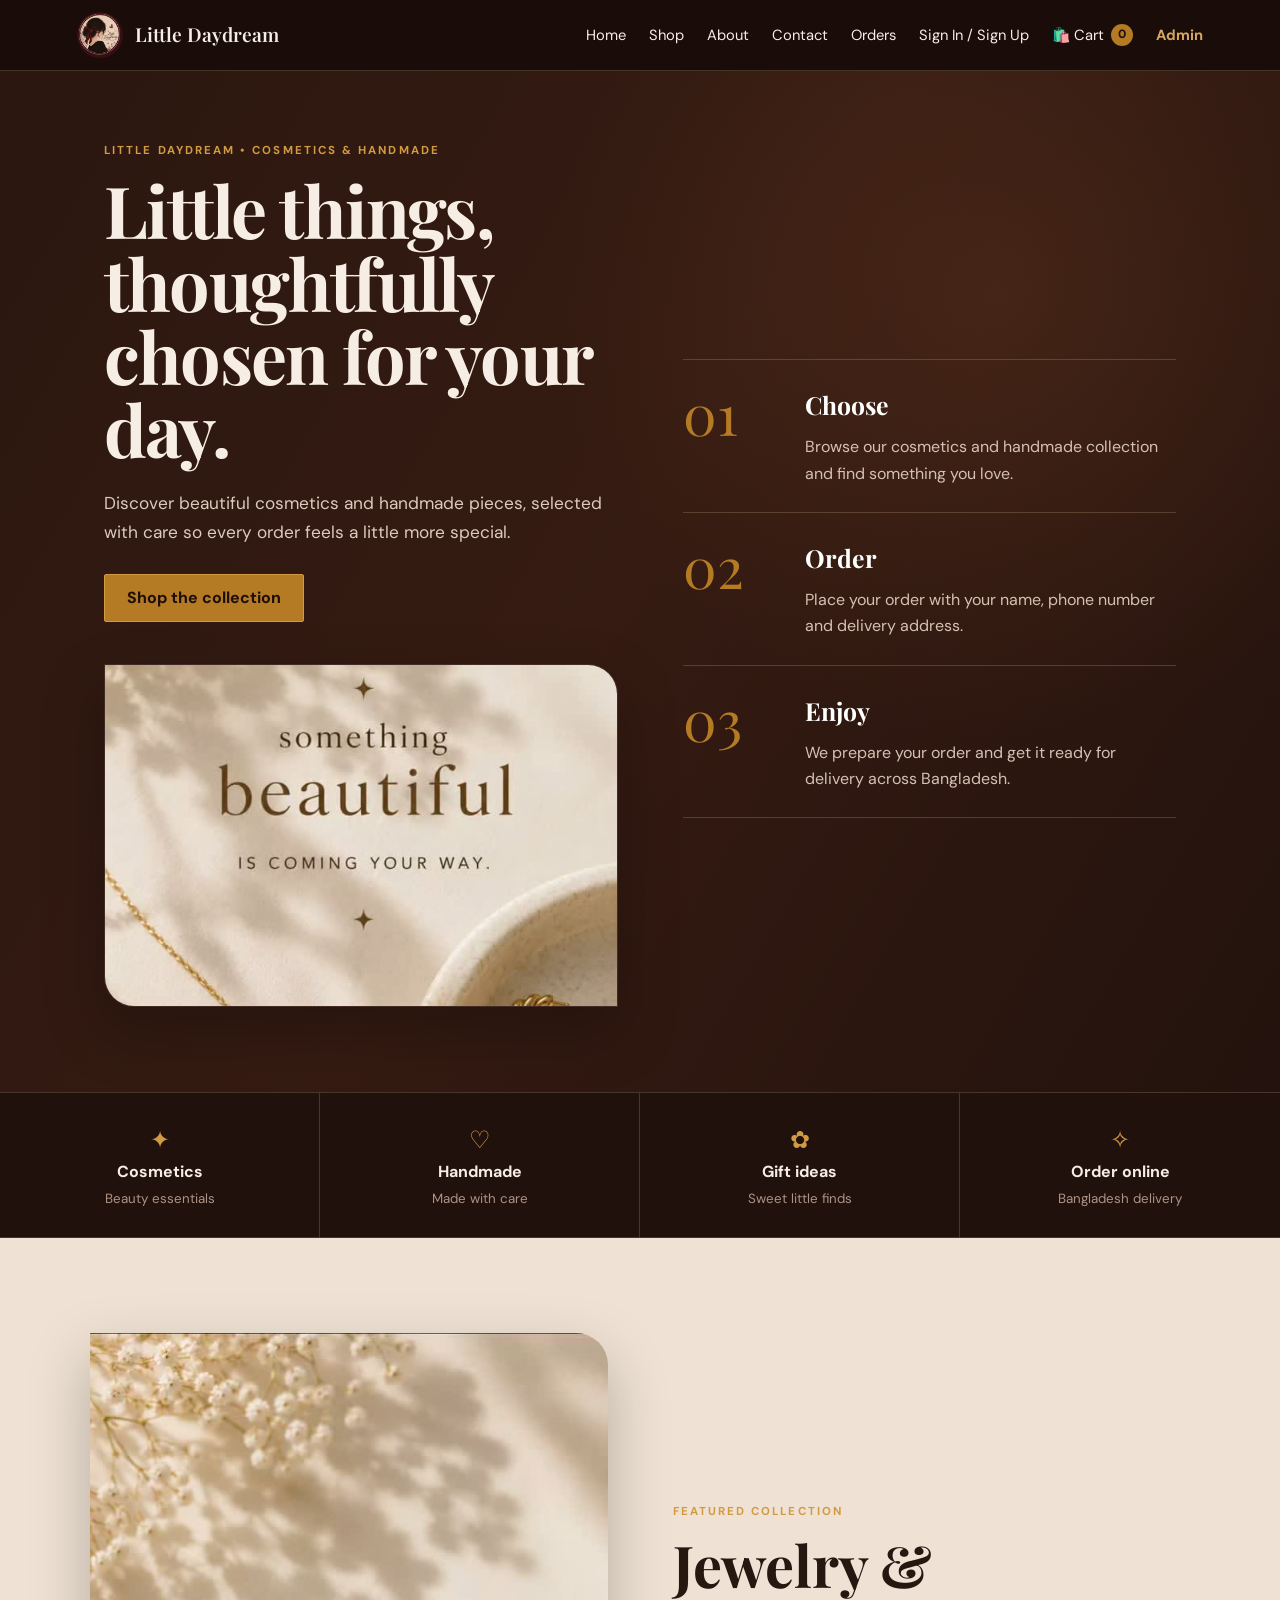
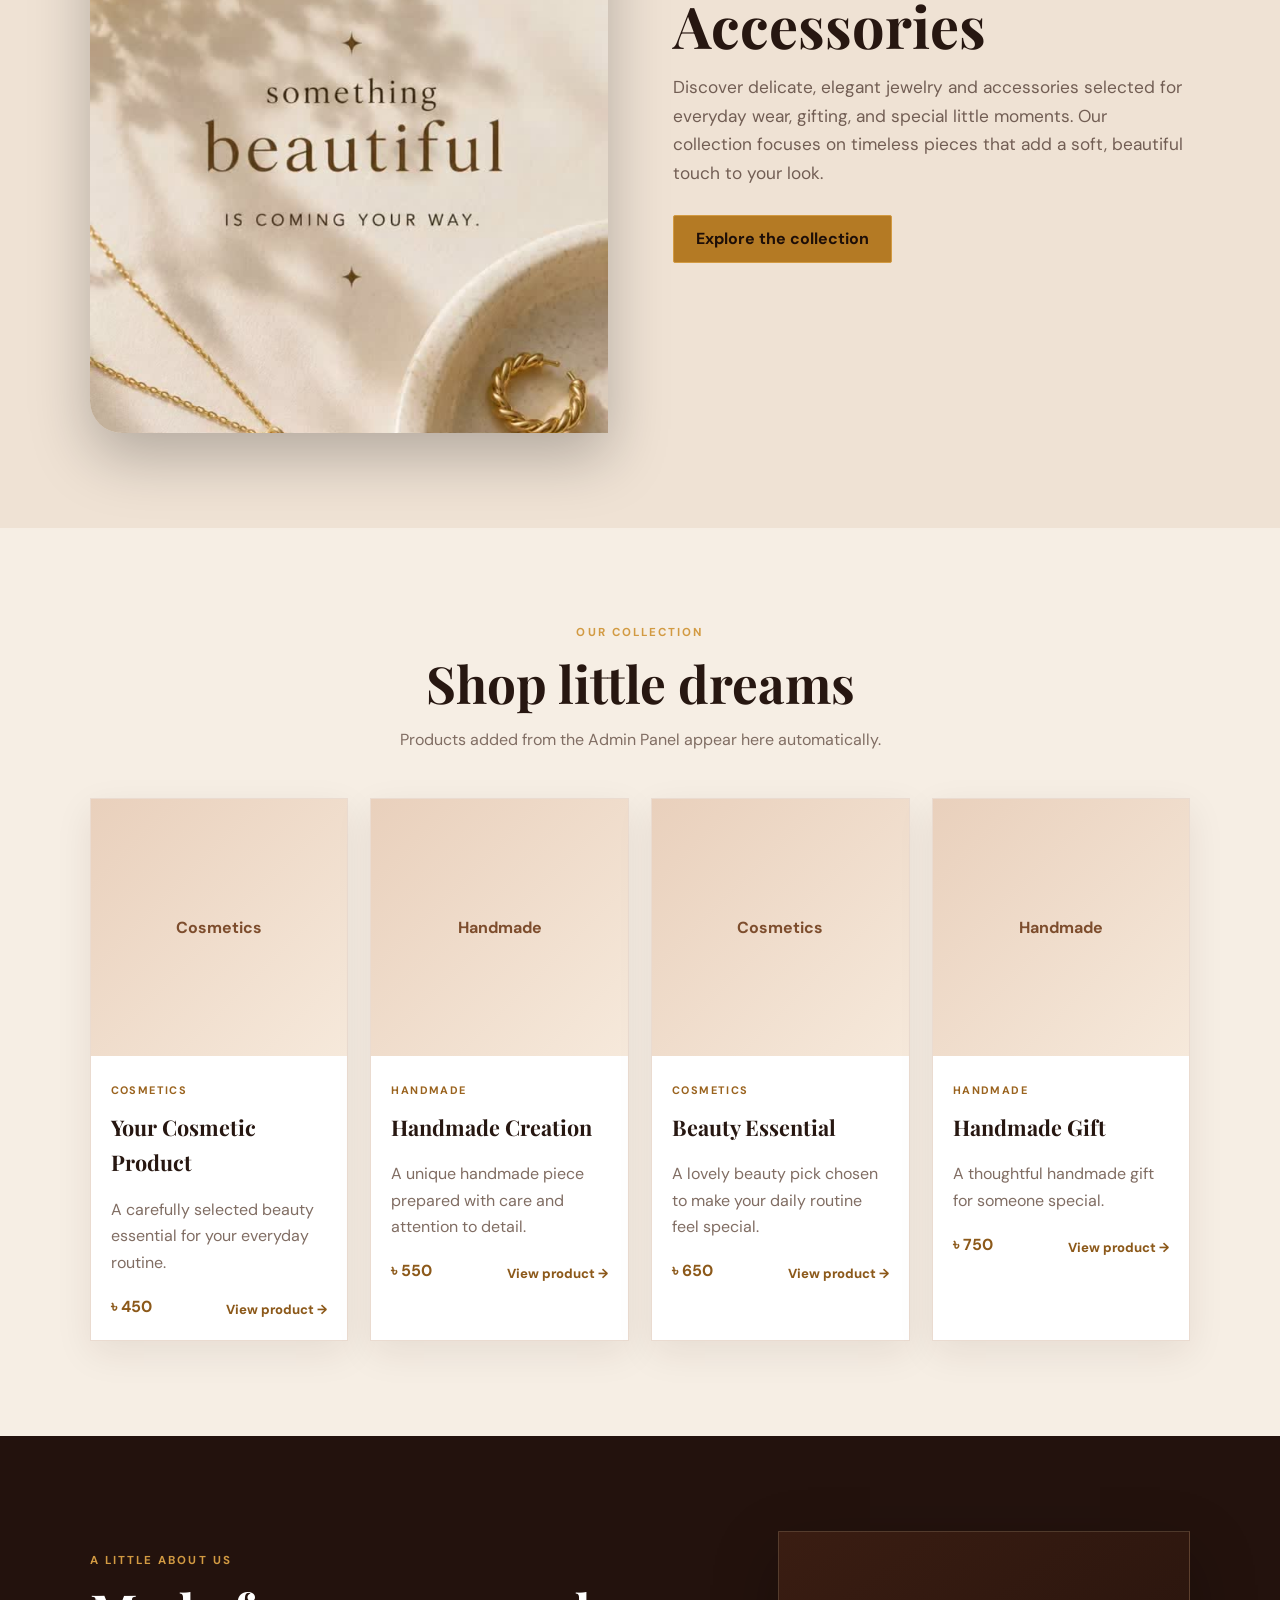
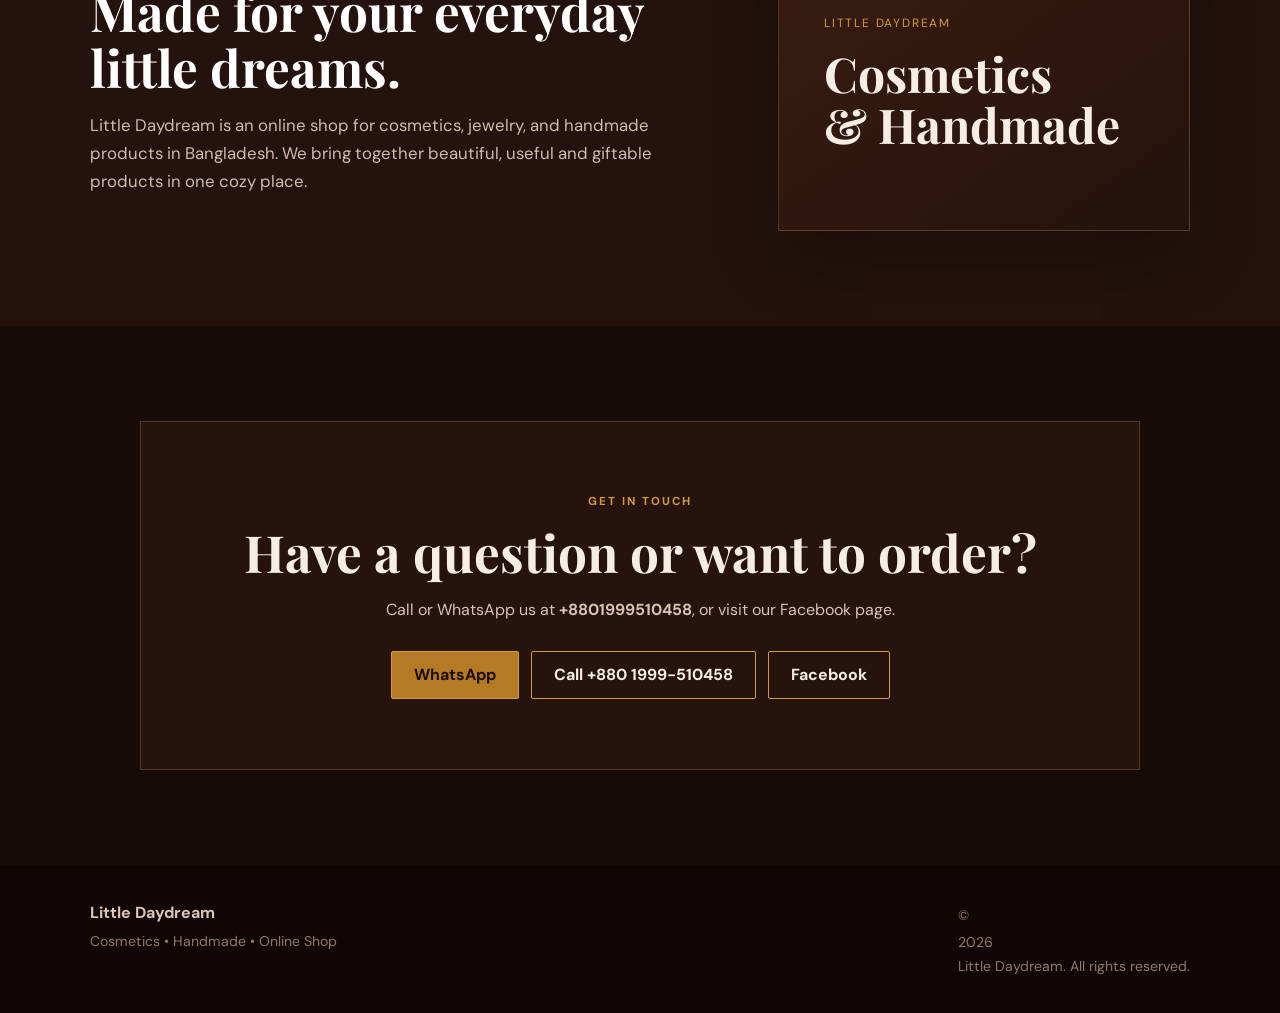
<file: index.html>
<!DOCTYPE html>
<html lang="en">
<head>
<meta charset="UTF-8">
<meta name="viewport" content="width=device-width, initial-scale=1.0">
<meta name="description" content="Little Daydream — cosmetics and handmade products from Bangladesh.">
<title>Little Daydream | Cosmetics & Handmade</title>
<link rel="stylesheet" href="style.css">
</head>
<body>
<header class="header dark-header">
  <a class="brand" href="#home"><img src="assets/logo.jpg" alt="Little Daydream logo"><span data-setting="siteName">Little Daydream</span></a>
  <button class="menu-btn" aria-label="Open menu">☰</button>
  <nav class="nav">
    <a href="#home">Home</a><a href="#shop">Shop</a><a href="#about">About</a><a href="#contact">Contact</a>
    <a href="orders.html" class="nav-orders">Orders</a>
    <a href="auth.html" class="nav-account" id="accountLink">Sign In / Sign Up</a>
    <button class="cart-link" type="button" onclick="openCart()" aria-label="Open shopping cart">🛍️ Cart <span id="cartCount" class="cart-count">0</span></button>
    <a href="admin.html" class="nav-admin">Admin</a>
  </nav>
</header>

<main>
<section class="process-hero" id="home">
  <div class="hero-bg"></div>
  <div class="process-inner">
    <div class="process-intro">
      <p class="gold-eyebrow" data-setting="heroEyebrow">LITTLE DAYDREAM • COSMETICS & HANDMADE</p>
      <h1 data-setting="heroTitle">Something beautiful is coming your way.</h1>
      <p class="hero-lead" data-setting="heroText">Discover delicate jewelry, beauty essentials, and handmade pieces chosen to bring a little beauty into your everyday.</p>
      <a class="gold-button" href="#shop">Shop the collection</a>
      <div class="hero-photo-wrap">
        <img id="heroImage" src="assets/jewelry-feature.jpg" alt="Little Daydream jewelry collection">
      </div>
    </div>
    <div class="process-list">
      <div class="process-item">
        <div class="process-number">01</div>
        <div><h3 data-setting="step1Title">Choose</h3><p data-setting="step1Text">Browse our cosmetics and handmade collection and find something you love.</p></div>
      </div>
      <div class="process-item">
        <div class="process-number">02</div>
        <div><h3 data-setting="step2Title">Order</h3><p data-setting="step2Text">Place your order with your name, phone number and delivery address.</p></div>
      </div>
      <div class="process-item">
        <div class="process-number">03</div>
        <div><h3 data-setting="step3Title">Enjoy</h3><p data-setting="step3Text">We prepare your order and get it ready for delivery across Bangladesh.</p></div>
      </div>
    </div>
  </div>
</section>

<section class="mini-links">
  <a href="#shop"><span>✦</span><strong>Cosmetics</strong><small>Beauty essentials</small></a>
  <a href="#shop"><span>♡</span><strong>Handmade</strong><small>Made with care</small></a>
  <a href="#shop"><span>✿</span><strong>Gift ideas</strong><small>Sweet little finds</small></a>
  <a href="#contact"><span>✧</span><strong>Order online</strong><small>Bangladesh delivery</small></a>
</section>

<section class="featured-product section" id="jewelry">
  <div class="featured-product-grid">
    <div class="featured-image"><img src="assets/jewelry-feature.jpg" alt="Elegant jewelry and accessories"></div>
    <div class="featured-copy">
      <p class="gold-eyebrow">FEATURED COLLECTION</p>
      <h2 data-setting="jewelryTitle">Jewelry & Accessories</h2>
      <p data-setting="jewelryBio">Discover delicate, elegant jewelry and accessories selected for everyday wear, gifting, and special little moments. Our collection focuses on timeless pieces that add a soft, beautiful touch to your look.</p>
      <a class="gold-button" href="#shop">Explore the collection</a>
    </div>
  </div>
</section>

<section class="shop section" id="shop">
  <div class="section-heading dark-section-heading">
    <p class="gold-eyebrow">OUR COLLECTION</p>
    <h2>Shop little dreams</h2>
    <p>Products added from the Admin Panel appear here automatically.</p>
  </div>
  <div class="product-grid" id="productGrid"></div>
</section>

<section class="about-dark section" id="about">
  <div class="about-grid">
    <div>
      <p class="gold-eyebrow">A LITTLE ABOUT US</p>
      <h2 data-setting="aboutTitle">Made for your everyday little dreams.</h2>
      <p data-setting="aboutText">Little Daydream is an online shop for cosmetics and handmade products in Bangladesh. We bring together beautiful, useful and giftable products in one cozy place.</p>
    </div>
    <div class="about-card">
      <span>Little Daydream</span>
      <strong>Cosmetics<br>& Handmade</strong>
    </div>
  </div>
</section>

<section class="contact section" id="contact">
  <div class="contact-box">
    <p class="gold-eyebrow">GET IN TOUCH</p>
    <h2>Have a question or want to order?</h2>
    <p>Call or WhatsApp us at <strong>+8801999510458</strong>, or visit our Facebook page.</p>
    <div class="contact-actions">
      <a class="gold-button" href="https://wa.me/8801999510458" target="_blank" rel="noopener">WhatsApp</a>
      <a class="outline-button" href="tel:+8801999510458">Call +880 1999-510458</a>
      <a class="outline-button" href="https://www.facebook.com/share/1Ef9dRnFHf/" target="_blank" rel="noopener">Facebook</a>
    </div>
  </div>
</section>
</main>

<div class="cart-drawer" id="cartDrawer" aria-hidden="true">
  <div class="cart-panel">
    <div class="cart-head"><div><p class="eyebrow">YOUR SHOPPING BAG</p><h2>Your Cart</h2></div><button class="close cart-close" onclick="closeCart()">×</button></div>
    <div id="cartItems" class="cart-items"></div>
    <div class="cart-summary"><div><span>Subtotal</span><strong id="cartSubtotal">৳ 0</strong></div><div><span>Shipping fee</span><strong id="cartShipping">৳ 60</strong></div><div class="cart-total"><span>Total</span><strong id="cartTotal">৳ 60</strong></div></div>
    <button class="btn primary full" type="button" onclick="checkoutCart()">Proceed to Checkout</button>
  </div>
</div>

<div class="modal" id="orderModal" aria-hidden="true">
  <div class="modal-card"><button class="close" onclick="closeOrder()">×</button>
    <p class="eyebrow">PLACE ORDER</p><h2 id="orderTitle">Order product</h2>
    <form id="orderForm">
      <input type="hidden" id="orderProduct"><input type="hidden" id="orderCartItems">
      <label>Full name<input id="customerName" required placeholder="Your name"></label>
      <label>Phone number<input id="customerPhone" required placeholder="+880..."></label>
      <label>Delivery address<textarea id="customerAddress" required placeholder="Full delivery address"></textarea></label>
      <label>Quantity<input id="customerQty" type="number" min="1" value="1" required></label>
      <label>Payment method</label>
      <div class="payment-method-grid" role="group" aria-label="Payment method">
        <button type="button" class="payment-method-btn active" data-payment="bkash"><span class="payment-logo bkash-logo">b</span><span><strong>bKash</strong><small>Mobile payment</small></span></button>
        <button type="button" class="payment-method-btn" data-payment="nagad"><span class="payment-logo nagad-logo">N</span><span><strong>Nagad</strong><small>Mobile payment</small></span></button>
        <button type="button" class="payment-method-btn" data-payment="cod"><span class="payment-logo cod-logo">৳</span><span><strong>Cash on Delivery</strong><small>Pay on delivery</small></span></button>
      </div>
      <select id="paymentMethod" required aria-hidden="true" tabindex="-1" style="position:absolute;opacity:0;width:1px;height:1px;pointer-events:none">
        <option value="bkash">bKash</option><option value="nagad">Nagad</option><option value="cod">Cash on Delivery</option>
      </select>
      <div id="paymentInfo" class="payment-info"><strong>bKash payment number:</strong> <span id="paymentNumber">Not set</span></div>
      <label id="transactionWrap">Payment transaction ID<input id="paymentTransactionId" placeholder="Enter transaction ID"></label>
      <div class="promo-codes-box">
  <button type="button" class="promo-codes-toggle" id="promoCodesToggle" onclick="togglePromoCodes()" aria-expanded="false">
    <span>Promo codes</span><span class="promo-enter" id="promoEnterText">Enter⌃</span>
  </button>
  <div class="promo-codes-content" id="promoCodesContent" hidden>
    <p class="promo-help">Promo codes are a combination of case sensitive letters and numbers, without spaces. Please be aware that promo codes have limitation and expiration dates. You might find them no longer valid by the time you apply them due to these restrictions.</p>
    <div class="promo-apply-row">
      <input id="voucherCode" placeholder="Enter" autocomplete="off" aria-label="Promo code">
      <button type="button" class="promo-apply-btn" onclick="applyVoucher()">Apply</button>
    </div>
    <div id="voucherMessage" class="voucher-message" aria-live="polite"></div>
    <div class="promo-offers">
      <div class="promo-offers-title">Available Offers</div>
      <div id="availableOffers" class="available-offers-list"></div>
    </div>
    <button type="button" class="promo-remove-btn" id="voucherRemove" onclick="removeVoucher()" style="display:none">Remove applied code</button>
  </div>
</div>
<div class="order-summary"><div><span>Product price</span><strong id="orderPrice">৳ 0</strong></div><div><span>Shipping fee</span><strong id="orderShipping">৳ 60</strong></div><div id="voucherDiscountRow" class="voucher-discount-row" style="display:none"><span>Voucher discount</span><strong id="orderDiscount">− ৳ 0</strong></div><div class="order-total"><span>Total</span><strong id="orderTotal">৳ 60</strong></div></div>
      <button class="btn primary full" type="submit">Confirm Order</button>
    </form>
    <p class="form-note">Orders appear in Admin → Orders on this device.</p>
  </div>
</div>

<footer><div><strong data-setting="siteName">Little Daydream</strong><span>Cosmetics • Handmade • Online Shop</span></div><p>© <span id="year"></span> Little Daydream. All rights reserved.</p></footer>
<script src="script.js"></script>
</body>
</html>
</file>
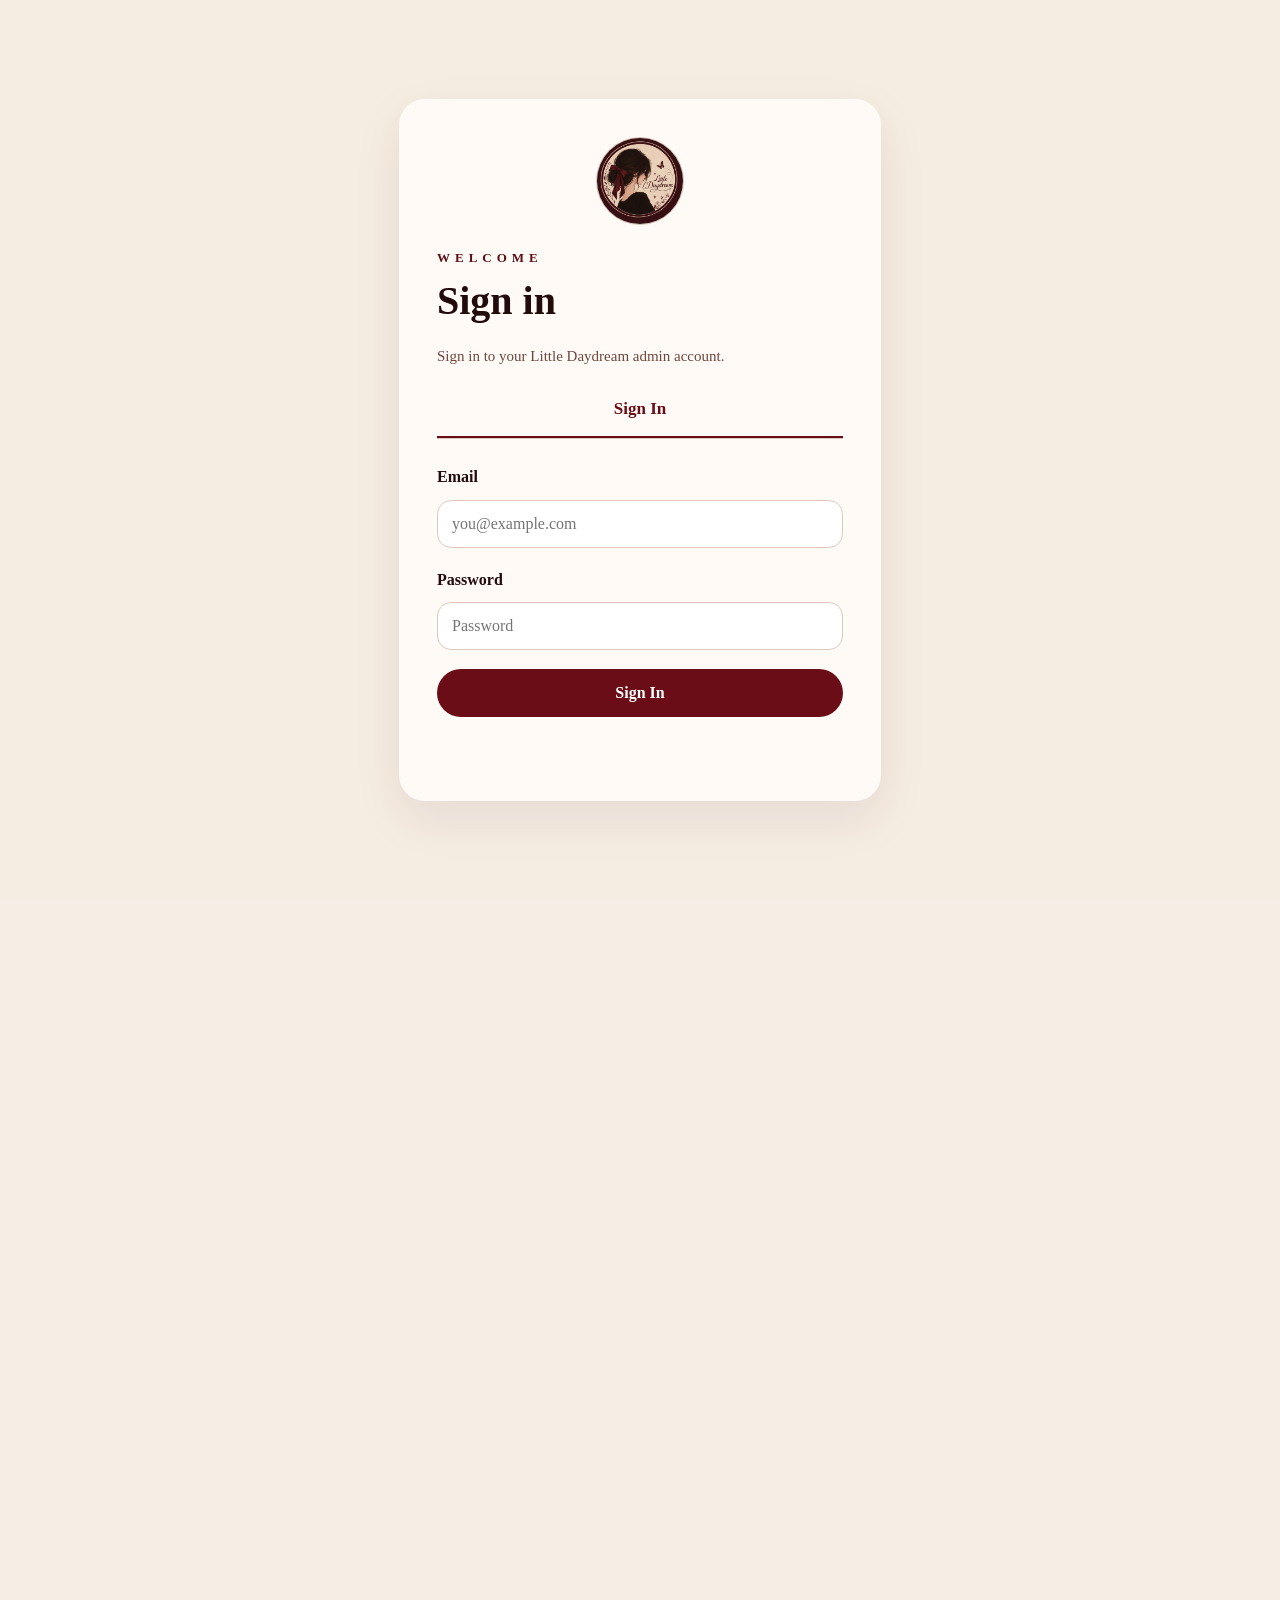
<file: admin.html>
<!DOCTYPE html>
<html lang="en"><head><meta charset="UTF-8"><meta name="viewport" content="width=device-width,initial-scale=1.0"><title>Admin Panel | Little Daydream</title><link rel="stylesheet" href="style.css"></head>
<body class="admin-page">
<div id="adminLoginScreen" class="admin-login-screen" aria-hidden="false">
  <div class="admin-login-card">
    <div class="admin-login-logo-wrap">
      <img class="admin-login-logo" src="assets/logo.jpg" alt="Little Daydream logo">
    </div>
    <p class="admin-login-eyebrow">WELCOME</p>
    <h1>Sign in</h1>
    <p class="admin-login-subtitle">Sign in to your Little Daydream admin account.</p>
    <div class="admin-login-tabs" aria-label="Admin sign in">
      <span class="active">Sign In</span>
    </div>
    <form id="adminLoginForm" class="admin-login-form" autocomplete="on">
      <label for="adminLoginEmail">Email</label>
      <input id="adminLoginEmail" type="email" autocomplete="username" placeholder="you@example.com" required>
      <label for="adminLoginPassword">Password</label>
      <input id="adminLoginPassword" type="password" autocomplete="current-password" placeholder="Password" required>
      <button type="submit">Sign In</button>
      <p id="adminLoginError" class="admin-login-error" aria-live="polite"></p>
    </form>
  </div>
</div>

<header class="header"><a class="brand" href="index.html"><img src="assets/logo.jpg" alt="Little Daydream logo"><span>Little Daydream Admin</span></a><nav class="nav"><a href="index.html">Store</a><a href="auth.html">Account</a><button class="logout-link" onclick="logout()" aria-label="Log out"><span class="logout-icon" aria-hidden="true">↪</span><span>Log out</span></button></nav></header>
<main class="admin-wrap">
<div class="admin-head"><div><p class="eyebrow">STORE MANAGEMENT</p><h1>Admin Panel</h1><p class="muted">Customize the homepage, add products and view orders.</p></div><button class="btn secondary" onclick="resetDemo()">Reset demo data</button></div>
<section class="stats"><div><span>Total Orders</span><strong id="totalOrders">0</strong></div><div><span>New Orders</span><strong id="newOrders">0</strong></div><div><span>Products</span><strong id="totalProducts">0</strong></div></section>

<section class="admin-section"><div class="section-title"><div><p class="eyebrow">HOMEPAGE</p><h2>Easy Customization</h2></div></div>
<form id="settingsForm">
<div class="product-admin-form">
<input id="siteName" placeholder="Shop name"><input id="heroEyebrow" placeholder="Small heading"><input id="heroTitle" placeholder="Main homepage title"><input id="heroText" placeholder="Homepage description">
</div>
<div class="product-admin-form">
<input id="step1Title" placeholder="Step 1 title"><input id="step1Text" placeholder="Step 1 text"><input id="step2Title" placeholder="Step 2 title"><input id="step2Text" placeholder="Step 2 text">
</div>
<div class="product-admin-form">
<input id="step3Title" placeholder="Step 3 title"><input id="step3Text" placeholder="Step 3 text"><input id="aboutTitle" placeholder="About title"><input id="aboutText" placeholder="About text"><input id="jewelryTitle" placeholder="Featured collection title"><input id="jewelryBio" placeholder="Featured collection bio">
</div>
<label>Homepage main photo <input id="heroImageFile" type="file" accept="image/*"></label>
<button class="btn primary" type="submit">Save Homepage Changes</button>
</form></section>

<section class="admin-section"><div class="section-title"><div><p class="eyebrow">RECEIVED ORDERS</p><h2>Order List</h2></div><button class="btn primary" onclick="exportOrders()">Export CSV</button></div>
<div class="table-wrap"><table class="orders-summary-table"><thead><tr><th>Order</th><th>Customer</th><th>Product</th><th>Qty</th><th>Price</th><th>Shipping</th><th>Total</th><th>Date</th><th>View</th></tr></thead><tbody id="ordersBody"></tbody></table></div><p class="empty" id="emptyOrders">No orders received yet.</p></section>

<div id="orderDetailsModal" class="order-details-modal" aria-hidden="true">
  <div class="order-details-backdrop" onclick="closeOrderDetails()"></div>
  <div class="order-details-card" role="dialog" aria-modal="true" aria-labelledby="orderDetailsTitle">
    <button class="order-details-close" onclick="closeOrderDetails()" aria-label="Close">×</button>
    <p class="eyebrow">ORDER DETAILS</p>
    <h2 id="orderDetailsTitle">Order Details</h2>
    <div id="orderDetailsContent" class="order-details-content"></div>
  </div>
</div>

<section class="admin-section"><div class="section-title"><div><p class="eyebrow">STORE SETTINGS</p><h2>Shipping Fee</h2></div></div><form id="shippingForm" class="product-admin-form"><input id="shippingFee" type="number" min="0" step="1" placeholder="Shipping fee, e.g. 60" required><button class="btn primary" type="submit">Save Shipping Fee</button></form><label style="display:flex;align-items:center;gap:12px;margin-top:16px;font-weight:700"><input id="shippingPerQty" type="checkbox" style="width:20px;height:20px"> Multiply shipping by quantity</label><p class="muted">ON: 1 item = base fee × 1, 2 items = ×2, 3 items = ×3, and so on. OFF: shipping is always the base fee, no matter the quantity. The shipping fee is always active.</p></section>
<section class="admin-section"><div class="section-title"><div><p class="eyebrow">PAYMENTS</p><h2>Payment Settings</h2></div></div>
<p class="muted">Set the bKash and Nagad numbers customers should use for payment. Cash on Delivery does not need a payment number.</p>
<form id="paymentSettingsForm" class="product-admin-form">
<input id="bkashNumber" inputmode="tel" placeholder="bKash payment number, e.g. 01XXXXXXXXX">
<input id="nagadNumber" inputmode="tel" placeholder="Nagad payment number, e.g. 01XXXXXXXXX">
<button class="btn primary" type="submit">Save Payment Numbers</button>
</form></section>
<section class="admin-section"><div class="section-title"><div><p class="eyebrow">PROMOTIONS</p><h2>Voucher / Coupon Manager</h2></div></div>
<p class="muted">Create discount codes, set how many times each code can be used, limit uses per customer account, add an expiry date, and turn vouchers on or off. Signed-in customers are tracked by email; guest customers are tracked by phone number.</p>
<form id="voucherForm" class="product-admin-form voucher-admin-form">
  <div class="voucher-admin-grid">
    <input id="voucherCodeAdmin" placeholder="Voucher code (e.g. DREAM10)" maxlength="30">
    <button type="button" class="btn secondary" id="generateVoucherBtn">Generate Code</button>
    <select id="voucherDiscountType"><option value="percent">Percentage discount (%)</option><option value="fixed">Fixed discount (৳)</option></select>
    <input id="voucherDiscountAmount" type="number" min="0" step="1" placeholder="Discount amount" required>
    <input id="voucherMaxUses" type="number" min="0" step="1" placeholder="Total uses (0 = unlimited)">
    <input id="voucherPerAccount" type="number" min="0" step="1" placeholder="Uses per account (0 = unlimited)">
    <input id="voucherExpiry" type="date">
    <label class="check-line"><input id="voucherActive" type="checkbox" checked> Active voucher</label>
  </div>
  <button class="btn primary" type="submit">Create Voucher</button>
</form>
<div class="table-wrap voucher-table-wrap"><table><thead><tr><th>Code</th><th>Discount</th><th>Uses</th><th>Per account</th><th>Expiry</th><th>Status</th><th>Actions</th></tr></thead><tbody id="vouchersBody"></tbody></table></div><div class="admin-voucher-assignment">
  <div class="section-title"><div><p class="eyebrow">ACCOUNT TARGETING</p><h3>Assign Voucher to Customer Account</h3></div></div>
  <p class="muted">Choose a customer account, then choose a voucher. That customer will be allowed to use the selected voucher. Leave a voucher unassigned if it should work for everyone.</p>
  <div class="voucher-assignment-grid">
    <select id="voucherAccountSelect"><option value="">Select customer account</option></select>
    <select id="voucherSelectForAccount"><option value="">Select voucher</option></select>
    <button type="button" class="btn primary" id="assignVoucherBtn">Assign Voucher</button>
  </div>
  <div id="selectedAccountVouchers" class="selected-account-vouchers"></div>
</div>

<p class="empty" id="emptyVouchers">No vouchers created yet.</p>
</section>
<div id="voucherUsageModal" class="order-details-modal" aria-hidden="true"><div class="order-details-backdrop" onclick="closeVoucherUsage()"></div><div class="order-details-card"><button class="order-details-close" onclick="closeVoucherUsage()" aria-label="Close">×</button><p class="eyebrow">VOUCHER USAGE</p><h2 id="voucherUsageTitle">Usage</h2><div id="voucherUsageContent" class="order-details-content"></div></div></div>

<section class="admin-section"><div class="section-title"><div><p class="eyebrow">CATALOG</p><h2>Products</h2></div></div>
<form class="product-admin-form product-builder-form" id="productForm">
<input id="pName" required placeholder="Product name"><select id="pCategory"><option>Cosmetics</option><option>Jewelry</option><option>Handmade</option><option>Gift</option></select><input id="pPrice" required placeholder="Price, e.g. 450">
<input id="pDescription" required placeholder="Short product bio / description"><input id="pColor" placeholder="Color (optional)"><input id="pSize" placeholder="Size (optional)"><input id="pWeight" placeholder="Weight (optional)">
<textarea id="pDetails" placeholder="Full product details"></textarea><textarea id="pSpecs" placeholder="Product details / features — one per line"></textarea>
<label class="file-field">Product photos (select multiple) <input id="pImages" type="file" accept="image/*" multiple></label><button class="btn primary" type="submit">Add Product</button>
</form>
<div id="adminProducts" class="admin-products"></div></section>

<div id="productEditorModal" class="order-details-modal" aria-hidden="true"><div class="order-details-backdrop" onclick="closeProductEditor()"></div><div class="order-details-card product-editor-card"><button class="order-details-close" onclick="closeProductEditor()" aria-label="Close">×</button><p class="eyebrow">PRODUCT EDITOR</p><h2>Edit Product</h2><form id="editProductForm" class="product-editor-form"><input type="hidden" id="editProductId"><input id="editName" required placeholder="Product name"><select id="editCategory"><option>Cosmetics</option><option>Jewelry</option><option>Handmade</option><option>Gift</option></select><input id="editPrice" required placeholder="Price"><input id="editDescription" required placeholder="Short product bio"><input id="editColor" placeholder="Color"><input id="editSize" placeholder="Size"><input id="editWeight" placeholder="Weight"><textarea id="editDetails" placeholder="Full product details"></textarea><textarea id="editSpecs" placeholder="One feature per line"></textarea><label class="file-field">Add more photos <input id="editImages" type="file" accept="image/*" multiple></label><label class="check-line"><input type="checkbox" id="replaceImages"> Replace existing photos with the selected photos</label><button class="btn primary full" type="submit">Save Product Changes</button></form></div></div>

<section class="admin-section">
<div class="section-title"><div><p class="eyebrow">CUSTOMERS</p><h2>Customer Accounts</h2></div></div>
<p class="muted">Admin-only account management. You can search customers, edit their name/email, block or unblock accounts, reset passwords, and delete accounts.</p>
<div class="product-admin-form" style="margin-top:16px">
<input id="customerSearch" placeholder="Search by name or email">
</div>
<div class="table-wrap"><table><thead><tr><th>Customer</th><th>Email</th><th>Status</th><th>Joined</th><th>Actions</th></tr></thead><tbody id="customersBody"></tbody></table></div>
<p class="empty" id="emptyCustomers">No customer accounts found.</p>
</section>
</main><script src="admin.js?v=admin-login-final"></script></body></html>
</file>
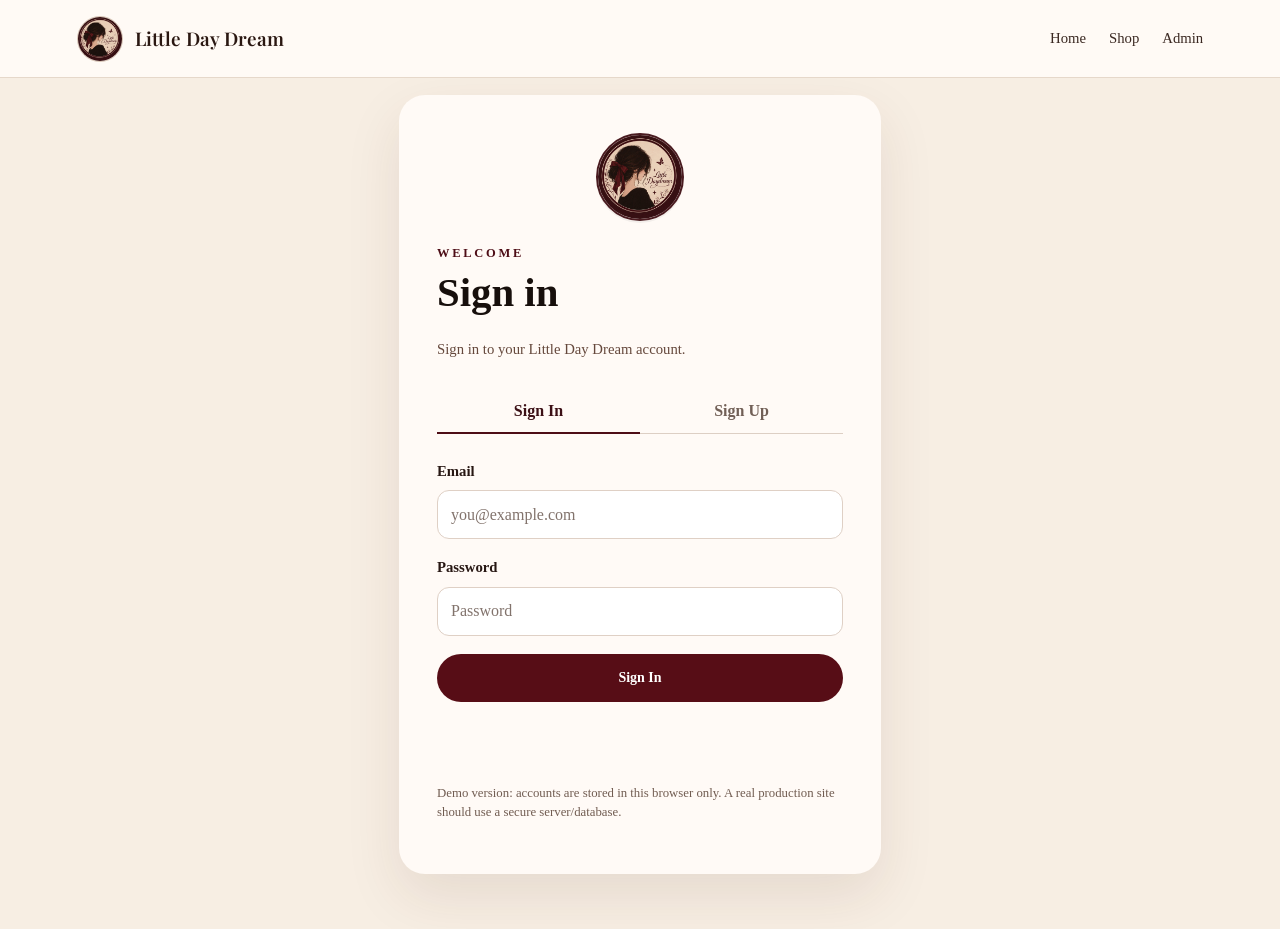
<file: auth.html>
<!DOCTYPE html>
<html lang="en">
<head>
<meta charset="UTF-8">
<meta name="viewport" content="width=device-width, initial-scale=1.0">
<title>Sign In / Sign Up | Little Daydream</title>
<link rel="stylesheet" href="style.css">
</head>
<body class="account-page">
<header class="header account-header">
  <a class="brand" href="index.html"><img src="assets/logo.jpg" alt="Little Daydream logo"><span>Little Day Dream</span></a>
  <nav class="nav"><a href="index.html">Home</a><a href="index.html#shop">Shop</a><a href="admin.html">Admin</a></nav>
</header>
<main class="account-wrap">
  <section class="account-card" aria-label="Customer account">
    <div class="account-logo"><img src="assets/logo.jpg" alt="Little Daydream"></div>
    <p class="account-eyebrow">WELCOME</p>
    <h1 id="authHeading">Sign in</h1>
    <p class="account-sub" id="authSub">Sign in to your Little Day Dream account.</p>
    <div class="account-tabs" role="tablist">
      <button class="active" id="signinTab" type="button" onclick="showSignIn()">Sign In</button>
      <button id="signupTab" type="button" onclick="showSignUp()">Sign Up</button>
    </div>
    <form id="signinForm" class="account-form">
      <label>Email<input id="signinEmail" type="email" required placeholder="you@example.com"></label>
      <label>Password<input id="signinPassword" type="password" required placeholder="Password"></label>
      <button class="account-submit" type="submit">Sign In</button>
    </form>
    <form id="signupForm" class="account-form" hidden>
      <label>Full name<input id="signupName" required placeholder="Your name"></label>
      <label>Email<input id="signupEmail" type="email" required placeholder="you@example.com"></label>
      <label>Password<input id="signupPassword" type="password" minlength="6" required placeholder="At least 6 characters"></label>
      <button class="account-submit" type="submit">Create Account</button>
    </form>
    <p class="form-message" id="authMessage"></p>
    <p class="form-note account-note">Demo version: accounts are stored in this browser only. A real production site should use a secure server/database.</p>
  </section>
</main>
<script src="auth.js"></script>
</body>
</html>
</file>
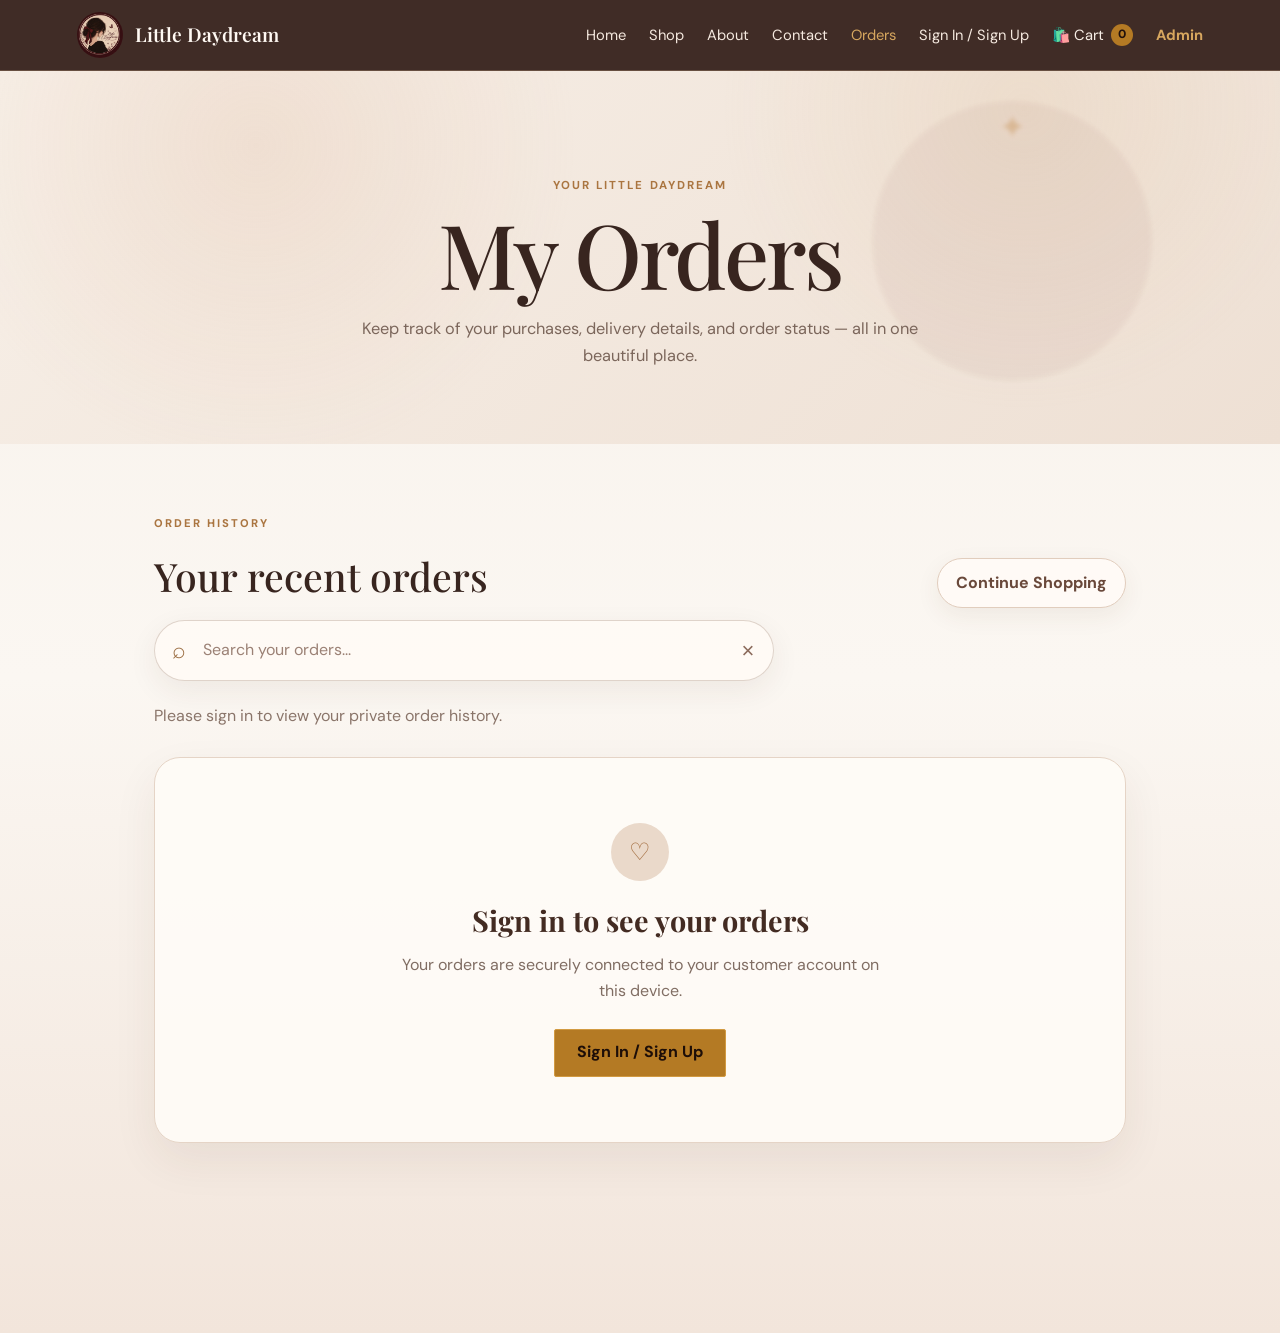
<file: orders.html>
<!doctype html>
<html lang="en">
<head>
<meta charset="utf-8"><meta name="viewport" content="width=device-width,initial-scale=1">
<title>My Orders — Little Daydream</title><link rel="stylesheet" href="style.css">
</head>
<body class="orders-page">
<header class="header dark-header">
  <a class="brand" href="index.html"><img src="assets/logo.jpg" alt="Little Daydream logo"><span>Little Daydream</span></a>
  <button class="menu-btn" aria-label="Open menu">☰</button>
  <nav class="nav">
    <a href="index.html">Home</a>
    <a href="index.html#shop">Shop</a>
    <a href="index.html#about">About</a>
    <a href="index.html#contact">Contact</a>
    <a href="orders.html" class="nav-orders active">Orders</a>
    <a href="auth.html" class="nav-account">Sign In / Sign Up</a>
    <a class="cart-link" href="index.html#shop" aria-label="Open shopping cart">🛍️ Cart <span id="cartCount" class="cart-count">0</span></a>
    <a href="admin.html" class="nav-admin">Admin</a>
  </nav>
</header>

<main class="orders-main">
<section class="orders-hero"><p class="gold-eyebrow">YOUR LITTLE DAYDREAM</p><h1>My Orders</h1><p>Keep track of your purchases, delivery details, and order status — all in one beautiful place.</p></section>
<section class="orders-content container-wide">
<div class="orders-top"><div><span class="orders-label">ORDER HISTORY</span><h2 id="ordersTitle">Your recent orders</h2></div><a class="soft-btn" href="index.html#shop">Continue Shopping</a></div>
<div class="orders-search-wrap">
  <div class="orders-search-icon">⌕</div>
  <input id="orderSearch" class="orders-search" type="search" placeholder="Search your orders..." autocomplete="off">
  <button id="clearOrderSearch" class="search-clear" type="button" aria-label="Clear search">×</button>
</div>
<p class="orders-intro" id="intro">Your recent Little Daydream orders.</p>
<div id="ordersList"></div>
</section>
</main>

<div class="details-modal" id="detailsModal" aria-hidden="true"><div class="details-backdrop" onclick="closeDetails()"></div><div class="details-card"><button class="details-close" onclick="closeDetails()">×</button><p class="gold-eyebrow">ORDER DETAILS</p><h2 id="detailId">Order</h2><div id="detailBody"></div></div></div>


<script>
(function(){
  try {
    const cart=JSON.parse(localStorage.getItem('ld_cart')||'[]');
    const count=cart.reduce((s,i)=>s+Number(i.qty||0),0);
    const el=document.getElementById('cartCount'); if(el) el.textContent=count;
  } catch(e){}
  const btn=document.querySelector('.menu-btn'), nav=document.querySelector('.nav');
  if(btn&&nav) btn.addEventListener('click',()=>nav.classList.toggle('open'));
})();
</script>
<script>
const money=n=>'৳ '+Number(n||0).toLocaleString('en-BD');
function esc(s){return String(s??'').replace(/[&<>'"]/g,c=>({'&':'&amp;','<':'&lt;','>':'&gt;',"'":'&#39;','"':'&quot;'}[c]))}
const current=JSON.parse(localStorage.getItem('ld_current_user')||'null');
const all=JSON.parse(localStorage.getItem('ld_orders')||'[]');
const list=document.getElementById('ordersList');
if(!current){
 document.getElementById('intro').textContent='Please sign in to view your private order history.';
 list.innerHTML='<div class="empty-orders"><div class="empty-icon">♡</div><h3>Sign in to see your orders</h3><p>Your orders are securely connected to your customer account on this device.</p><a class="gold-button" href="auth.html">Sign In / Sign Up</a></div>';
}else{
 const orders=all.filter(o=>o.account===current.email || (!o.account && o.customer===current.name));
 window.customerOrders=orders;
 document.getElementById('ordersTitle').textContent=orders.length?`${current.name}'s orders`:'Your first order is waiting';
 document.getElementById('intro').textContent=orders.length?`${orders.length} order${orders.length===1?'':'s'} placed with Little Daydream`:'You have no confirmed orders yet.';
 const search=document.getElementById('orderSearch'), clear=document.getElementById('clearOrderSearch');
 function renderOrders(query=''){
   const q=query.trim().toLowerCase();
   const filtered=orders.map((o,idx)=>({o,idx})).filter(({o})=>{
     if(!q)return true;
     const items=Array.isArray(o.items)?o.items:[];
     const hay=[o.id,o.status,o.phone,o.customer,o.address,o.product,...items.map(x=>x.name),new Date(o.date).toLocaleString()].join(' ').toLowerCase();
     return hay.includes(q);
   });
   if(!orders.length){list.innerHTML='<div class="empty-orders"><div class="empty-icon">✦</div><h3>No orders yet</h3><p>Discover something beautiful and your confirmed orders will appear here.</p><a class="gold-button" href="index.html#shop">Explore the Shop</a></div>'; return;}
   if(!filtered.length){list.innerHTML='<div class="empty-orders search-empty"><div class="empty-icon">⌕</div><h3>No matching orders</h3><p>Try searching by order ID, product name, status, phone, or date.</p></div>'; return;}
   list.innerHTML=filtered.slice().reverse().map(({o,idx})=>{
     const items=Array.isArray(o.items)&&o.items.length?o.items:[{name:o.product,qty:o.qty,unitPrice:o.unitPrice,lineTotal:(Number(o.total||0)-Number(o.shippingFee||0))}];
     const status=(o.status||'New');
     const statusClass=status.toLowerCase().replace(/\s+/g,'-');
     return `<article class="aesthetic-order-card">
        <div class="order-card-top"><div><span class="order-number">${esc(o.id)}</span><p class="order-date">${new Date(o.date).toLocaleString()} · ${esc(o.phone||'')}</p></div><span class="pretty-status ${esc(statusClass)}">${esc(status)}</span></div>
        <div class="order-items">${items.map(x=>`<div class="pretty-line"><div><strong>${esc(x.name)}</strong><span>Quantity ${Number(x.qty||1)}</span></div><strong>${money(x.lineTotal||Number(x.unitPrice||0)*Number(x.qty||1))}</strong></div>`).join('')}</div>
        <div class="order-bottom"><div class="total-stack"><span>Shipping ${money(o.shippingFee)}${o.voucherCode?` · Voucher ${esc(o.voucherCode)}`:''}</span><strong>Total ${money(o.total)}</strong></div><button class="detail-btn pretty-detail" onclick="showDetails(${idx})">View order details <span>→</span></button></div>
     </article>`;
   }).join('');
 }
 renderOrders();
 search.addEventListener('input',()=>renderOrders(search.value));
 clear.addEventListener('click',()=>{search.value='';renderOrders();search.focus();});
}
function showDetails(i){
 const o=window.customerOrders[i]; if(!o)return;
 document.getElementById('detailId').textContent=o.id;
 const items=Array.isArray(o.items)&&o.items.length?o.items:[{name:o.product,qty:o.qty,unitPrice:o.unitPrice,lineTotal:(Number(o.total||0)-Number(o.shippingFee||0))}];
 document.getElementById('detailBody').innerHTML=`<div class="detail-grid"><div><span>STATUS</span><strong>${esc(o.status||'New')}</strong></div><div><span>DATE</span><strong>${new Date(o.date).toLocaleString()}</strong></div><div><span>FULL NAME</span><strong>${esc(o.customer||'')}</strong></div><div><span>VOUCHER</span><strong>${esc(o.voucherCode||'—')} ${o.voucherDiscount?`(− ${money(o.voucherDiscount)})`:''}</strong></div><div><span>PHONE</span><strong>${esc(o.phone||'')}</strong></div><div class="detail-wide"><span>DELIVERY ADDRESS</span><strong>${esc(o.address||'')}</strong></div></div><div class="detail-items"><h3>Items</h3>${items.map(x=>`<div><span>${esc(x.name)} × ${Number(x.qty||1)}</span><strong>${money(x.lineTotal||Number(x.unitPrice||0)*Number(x.qty||1))}</strong></div>`).join('')}<div><span>Shipping</span><strong>${money(o.shippingFee)}</strong></div><div class="detail-total"><span>Total</span><strong>${money(o.total)}</strong></div></div>`;
 document.getElementById('detailsModal').classList.add('show');document.getElementById('detailsModal').setAttribute('aria-hidden','false');
}
function closeDetails(){document.getElementById('detailsModal').classList.remove('show');document.getElementById('detailsModal').setAttribute('aria-hidden','true')}
document.addEventListener('keydown',e=>{if(e.key==='Escape')closeDetails()});
</script>
</body></html>
</file>
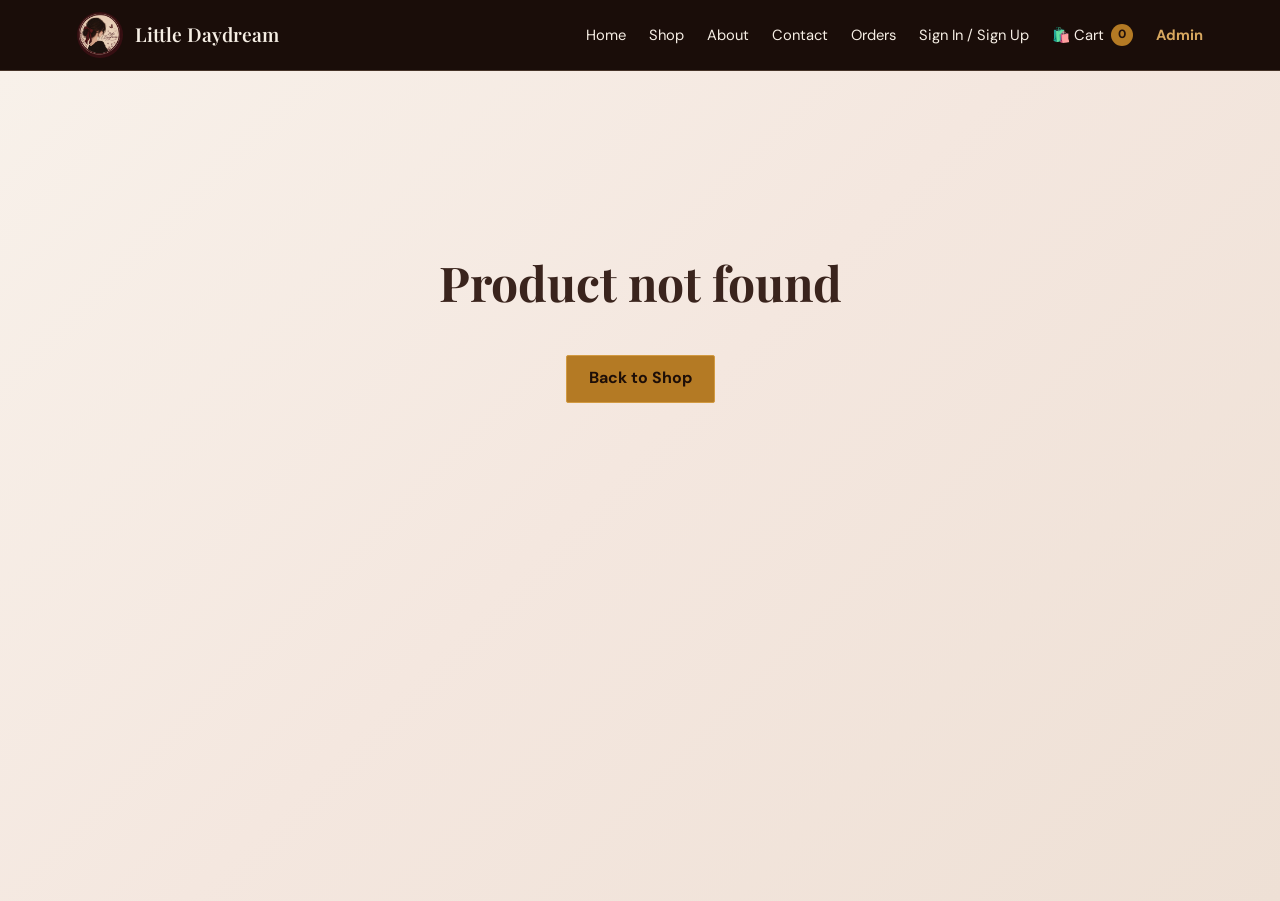
<file: product.html>
<!DOCTYPE html>
<html lang="en"><head><meta charset="UTF-8"><meta name="viewport" content="width=device-width,initial-scale=1.0"><title>Product | Little Daydream</title><link rel="stylesheet" href="style.css"></head>
<body class="product-page">
<header class="header dark-header"><a class="brand" href="index.html"><img src="assets/logo.jpg" alt="Little Daydream logo"><span>Little Daydream</span></a><button class="menu-btn" aria-label="Open menu">☰</button><nav class="nav"><a href="index.html#home">Home</a><a href="index.html#shop">Shop</a><a href="index.html#about">About</a><a href="index.html#contact">Contact</a><a href="orders.html">Orders</a><a href="auth.html" id="accountLink">Sign In / Sign Up</a><button class="cart-link" type="button" onclick="openCart()">🛍️ Cart <span id="cartCount" class="cart-count">0</span></button><a href="admin.html" class="nav-admin">Admin</a></nav></header>
<main class="product-detail-main"><div class="product-detail-wrap" id="productDetail"></div></main>
<div class="cart-drawer" id="cartDrawer" aria-hidden="true"><div class="cart-panel"><div class="cart-head"><div><p class="eyebrow">YOUR SHOPPING BAG</p><h2>Your Cart</h2></div><button class="close cart-close" onclick="closeCart()">×</button></div><div id="cartItems" class="cart-items"></div><div class="cart-summary"><div><span>Subtotal</span><strong id="cartSubtotal">৳ 0</strong></div><div><span>Shipping fee</span><strong id="cartShipping">৳ 60</strong></div><div class="cart-total"><span>Total</span><strong id="cartTotal">৳ 60</strong></div></div><button class="btn primary full" onclick="checkoutCart()">Proceed to Checkout</button></div></div>
<div class="modal" id="orderModal" aria-hidden="true"><div class="modal-card"><button class="close" onclick="closeOrder()">×</button><p class="eyebrow">PLACE ORDER</p><h2 id="orderTitle">Order product</h2><form id="orderForm"><input type="hidden" id="orderProduct"><input type="hidden" id="orderCartItems"><label>Full name<input id="customerName" required placeholder="Your name"></label><label>Phone number<input id="customerPhone" required placeholder="+880..."></label><label>Delivery address<textarea id="customerAddress" required placeholder="Full delivery address"></textarea></label><label>Quantity<input id="customerQty" type="number" min="1" value="1" required></label><label>Payment method</label><div class="payment-method-grid"><button type="button" class="payment-method-btn active" data-payment="bkash"><span class="payment-logo bkash-logo">b</span><span><strong>bKash</strong><small>Mobile payment</small></span></button><button type="button" class="payment-method-btn" data-payment="nagad"><span class="payment-logo nagad-logo">N</span><span><strong>Nagad</strong><small>Mobile payment</small></span></button><button type="button" class="payment-method-btn" data-payment="cod"><span class="payment-logo cod-logo">৳</span><span><strong>Cash on Delivery</strong><small>Pay on delivery</small></span></button></div><select id="paymentMethod" aria-hidden="true" tabindex="-1" style="position:absolute;opacity:0;width:1px;height:1px;pointer-events:none"><option value="bkash">bKash</option><option value="nagad">Nagad</option><option value="cod">Cash on Delivery</option></select><div id="paymentInfo" class="payment-info"><strong>bKash payment number:</strong> <span id="paymentNumber">Not set</span></div><label id="transactionWrap">Payment transaction ID<input id="paymentTransactionId" placeholder="Enter transaction ID"></label><div class="promo-codes-box">
  <button type="button" class="promo-codes-toggle" id="promoCodesToggle" onclick="togglePromoCodes()" aria-expanded="false">
    <span>Promo codes</span><span class="promo-enter" id="promoEnterText">Enter⌃</span>
  </button>
  <div class="promo-codes-content" id="promoCodesContent" hidden>
    <p class="promo-help">Promo codes are a combination of case sensitive letters and numbers, without spaces. Please be aware that promo codes have limitation and expiration dates. You might find them no longer valid by the time you apply them due to these restrictions.</p>
    <div class="promo-apply-row">
      <input id="voucherCode" placeholder="Enter" autocomplete="off" aria-label="Promo code">
      <button type="button" class="promo-apply-btn" onclick="applyVoucher()">Apply</button>
    </div>
    <div id="voucherMessage" class="voucher-message" aria-live="polite"></div>
    <div class="promo-offers">
      <div class="promo-offers-title">Available Offers</div>
      <div id="availableOffers" class="available-offers-list"></div>
    </div>
    <button type="button" class="promo-remove-btn" id="voucherRemove" onclick="removeVoucher()" style="display:none">Remove applied code</button>
  </div>
</div>
<div class="order-summary"><div><span>Product price</span><strong id="orderPrice">৳ 0</strong></div><div><span>Shipping fee</span><strong id="orderShipping">৳ 60</strong></div><div class="order-total"><span>Total</span><strong id="orderTotal">৳ 60</strong></div></div><button class="btn primary full" type="submit">Confirm Order</button></form><p class="form-note">Orders appear in Admin → Orders on this device.</p></div></div>
<script src="script.js"></script><script src="product.js"></script>
</body></html>
</file>
<file: style.css>
@import url('https://fonts.googleapis.com/css2?family=DM+Sans:wght@400;500;600;700&family=Playfair+Display:wght@500;600;700&display=swap');
:root{--espresso:#2b1710;--espresso2:#1b0e0a;--brown:#4b2a1c;--gold:#b47a24;--gold2:#d29a42;--cream:#f6eee4;--paper:#fbf7f1;--ink:#271711;--muted:#cdb9aa;--line:rgba(224,190,151,.22);--white:#fff;--shadow:0 24px 60px rgba(0,0,0,.25)}
*{box-sizing:border-box}html{scroll-behavior:smooth}body{margin:0;background:var(--espresso2);color:var(--cream);font-family:"DM Sans",Arial,sans-serif;line-height:1.65}a{color:inherit;text-decoration:none}
.header{position:sticky;top:0;z-index:30;display:flex;align-items:center;justify-content:space-between;padding:12px 6%;border-bottom:1px solid var(--line)}.dark-header{background:rgba(27,14,10,.92);backdrop-filter:blur(14px)}.brand{display:flex;align-items:center;gap:12px;font-family:"Playfair Display",Georgia,serif;font-size:1.2rem;font-weight:600}.brand img{width:46px;height:46px;border-radius:50%;object-fit:cover}.nav{display:flex;gap:23px;align-items:center;font-size:.92rem}.nav a:hover{color:#d7a75f}.nav-admin{color:#d7a75f;font-weight:700}.menu-btn{display:none;border:0;background:none;color:white;font-size:1.5rem}
.process-hero{position:relative;overflow:hidden;background:var(--espresso);min-height:760px}.hero-bg{position:absolute;inset:0;background:radial-gradient(circle at 78% 22%,rgba(128,72,39,.25),transparent 35%),linear-gradient(120deg,#2b1710,#351b12 48%,#23120d);opacity:1}.process-inner{position:relative;z-index:1;max-width:1200px;margin:auto;padding:70px 5% 85px;display:grid;grid-template-columns:1.02fr .98fr;gap:65px;align-items:center}.process-intro h1{font-family:"Playfair Display",Georgia,serif;font-size:clamp(3.2rem,5.6vw,6rem);line-height:1.02;letter-spacing:-.025em;margin:0 0 24px;max-width:720px}.gold-eyebrow{margin:0 0 13px;color:var(--gold2);letter-spacing:.18em;font-weight:700;font-size:.72rem}.hero-lead{font-size:1.08rem;max-width:650px;color:#ddcabe;margin:0 0 28px}.gold-button,.outline-button,.btn{display:inline-flex;align-items:center;justify-content:center;min-height:48px;padding:0 22px;border-radius:2px;font-weight:700;cursor:pointer;border:1px solid var(--gold2);transition:.2s}.gold-button{background:var(--gold);color:#1d0e08}.gold-button:hover,.outline-button:hover,.btn:hover{transform:translateY(-2px)}.outline-button{background:transparent;color:var(--cream)}.hero-photo-wrap{margin-top:42px;width:100%;max-width:660px;aspect-ratio:1.5;overflow:hidden;border-radius:0 30px 0 30px;box-shadow:var(--shadow);border:1px solid rgba(255,255,255,.08)}.hero-photo-wrap img{width:100%;height:100%;object-fit:cover;display:block}.process-list{padding-top:30px}.process-item{display:grid;grid-template-columns:100px 1fr;gap:22px;padding:25px 0;border-bottom:1px solid var(--line)}.process-item:first-child{border-top:1px solid var(--line)}.process-number{font-family:"Playfair Display",Georgia,serif;font-size:3.5rem;line-height:1;color:var(--gold)}.process-item h3{font-family:"Playfair Display",Georgia,serif;font-size:1.55rem;margin:0 0 8px;color:#fff}.process-item p{margin:0;color:#d5c1b4;font-size:1rem}
.mini-links{display:grid;grid-template-columns:repeat(4,1fr);border-top:1px solid var(--line);border-bottom:1px solid var(--line)}.mini-links a{padding:27px 20px;text-align:center;border-right:1px solid var(--line);background:#21110c}.mini-links a:last-child{border-right:0}.mini-links span{display:block;color:var(--gold2);font-size:1.5rem}.mini-links strong,.mini-links small{display:block}.mini-links small{color:#ad9384;margin-top:2px}
.section{padding:95px 7%}.shop{background:var(--cream);color:var(--ink)}.dark-section-heading{color:var(--ink)}.dark-section-heading p:last-child{color:#806d63}.section-heading{text-align:center;max-width:680px;margin:0 auto 45px}.section-heading h2,.about-dark h2,.contact-box h2{font-family:"Playfair Display",Georgia,serif;font-size:clamp(2.3rem,4vw,4rem);line-height:1.1;margin:0 0 15px}.product-grid{display:grid;grid-template-columns:repeat(4,1fr);gap:22px;max-width:1200px;margin:auto}.product-card{background:#fff;border:1px solid #eadbd0;overflow:hidden;box-shadow:0 12px 35px rgba(46,24,15,.08)}.product-image{aspect-ratio:1;display:flex;align-items:center;justify-content:center;overflow:hidden}.product-image img{width:100%;height:100%;object-fit:cover}.placeholder{background:linear-gradient(135deg,#e9d0bc,#f6e9db);color:#7d4d2d;font-weight:700}.product-info{padding:20px}.tag{font-size:.68rem;text-transform:uppercase;letter-spacing:.13em;color:#9a631e;font-weight:700}.product-info h3{font-family:"Playfair Display",Georgia,serif;margin:7px 0;font-size:1.35rem}.product-info p{color:#806d63;min-height:45px}.product-bottom{display:flex;align-items:flex-end;justify-content:space-between;gap:10px;margin-top:18px}.product-bottom strong{color:#8c591a;white-space:nowrap}.product-actions{display:flex;gap:7px;align-items:center;flex-wrap:wrap;justify-content:flex-end}.product-bottom button{border:0;color:white;padding:9px 12px;cursor:pointer;font-weight:700;font-size:.82rem}.cart-add-btn{background:#8c591a}.cart-add-btn:hover{background:#a96e24}.order-btn{background:#2b1710}.order-btn:hover{background:#4a281d}
.about-dark{background:#23120d}.about-grid{max-width:1200px;margin:auto;display:grid;grid-template-columns:1.2fr .8fr;gap:70px;align-items:center}.about-dark h2{color:#fff}.about-dark p:not(.gold-eyebrow){color:#d2bbae;max-width:650px;font-size:1.05rem}.about-card{min-height:300px;border:1px solid var(--line);display:flex;flex-direction:column;justify-content:center;padding:45px;background:linear-gradient(145deg,#3a1d12,#24120c);box-shadow:var(--shadow)}.about-card span{color:var(--gold2);letter-spacing:.15em;text-transform:uppercase;font-size:.75rem}.about-card strong{font-family:"Playfair Display",Georgia,serif;font-size:3rem;line-height:1.05;margin-top:15px}
.contact{background:#160b07}.contact-box{max-width:1000px;margin:auto;text-align:center;padding:70px 8%;border:1px solid var(--line);background:#26130d}.contact-box p:not(.gold-eyebrow){color:#d7c2b4}.contact-actions{display:flex;gap:12px;justify-content:center;flex-wrap:wrap;margin-top:28px}
footer{display:flex;justify-content:space-between;gap:20px;flex-wrap:wrap;padding:35px 7%;background:#100704;color:#dbc6b8}footer strong,footer span{display:block}footer span,footer p{color:#92786a;font-size:.88rem;margin:4px 0 0}
.modal{position:fixed;inset:0;background:rgba(10,4,2,.78);display:none;align-items:center;justify-content:center;padding:18px;z-index:50;overflow:auto}.modal.show{display:flex}.modal-card{position:relative;background:var(--cream);color:var(--ink);border-radius:14px;padding:28px;max-width:620px;width:min(620px,100%);max-height:calc(100vh - 36px);overflow-y:auto;box-shadow:0 28px 80px rgba(20,8,4,.28)}.close{position:absolute;right:18px;top:8px;border:0;background:none;font-size:2rem;color:#5d2c19;cursor:pointer}label{display:block;font-weight:700;font-size:.9rem;margin:13px 0}input,textarea,select{display:block;width:100%;padding:12px 13px;border:1px solid #d9c6b7;border-radius:4px;margin-top:6px;font:inherit;background:#fff}textarea{min-height:90px}.primary{background:#2b1710;color:#fff}.full{width:100%;margin-top:10px}.form-note{font-size:.82rem;color:#806d63}
.admin-page{background:var(--cream);color:var(--ink)}.admin-page .header{background:#2b1710;color:#fff}.admin-wrap{max-width:1200px;margin:auto;padding:60px 5%}.admin-head{display:flex;justify-content:space-between;gap:20px;align-items:flex-start}.admin-head h1{font-family:"Playfair Display",Georgia,serif}.muted{color:#806d63}.stats{display:grid;grid-template-columns:repeat(3,1fr);gap:15px;margin:30px 0}.stats div,.admin-section{background:#fff;border:1px solid #eadbd0;padding:25px}.stats span{display:block;color:#806d63}.stats strong{font-size:2rem}.admin-section{margin:20px 0}.section-title{display:flex;justify-content:space-between;gap:20px;align-items:center}.section-title h2{font-family:"Playfair Display",Georgia,serif}.table-wrap{overflow:auto}table{width:100%;border-collapse:collapse;font-size:.9rem}th,td{padding:11px;border-bottom:1px solid #eadbd0;text-align:left;vertical-align:top}.product-admin-form{display:grid;grid-template-columns:2fr 1fr 1fr auto;gap:10px;margin-bottom:20px}.admin-products{display:grid;grid-template-columns:repeat(4,1fr);gap:15px}.admin-product{border:1px solid #eadbd0;padding:18px}.delete-btn{border:0;background:#eee0d5;padding:7px 10px;cursor:pointer}.empty{color:#806d63}
@media(max-width:900px){.nav{display:none}.nav.open{display:flex;position:absolute;top:70px;left:0;right:0;padding:20px 6%;background:#1b0e0a;flex-direction:column;align-items:flex-start}.menu-btn{display:block}.process-inner{grid-template-columns:1fr;gap:35px}.process-list{padding-top:0}.product-grid{grid-template-columns:repeat(2,1fr)}.mini-links{grid-template-columns:repeat(2,1fr)}.mini-links a:nth-child(2){border-right:0}.about-grid{grid-template-columns:1fr}.product-admin-form{grid-template-columns:1fr}.admin-products{grid-template-columns:repeat(2,1fr)}}
@media(max-width:560px){.process-inner{padding:55px 5% 65px}.process-intro h1{font-size:3rem}.process-item{grid-template-columns:70px 1fr}.process-number{font-size:2.7rem}.product-grid,.admin-products{grid-template-columns:1fr}.mini-links{grid-template-columns:1fr}.mini-links a{border-right:0;border-bottom:1px solid var(--line)}.section{padding:70px 5%}.stats{grid-template-columns:1fr}.admin-head,.section-title{flex-direction:column;align-items:flex-start}}

.featured-product{background:#efe2d4;color:var(--ink)}.featured-product-grid{max-width:1200px;margin:auto;display:grid;grid-template-columns:1fr 1fr;gap:65px;align-items:center}.featured-image{overflow:hidden;border-radius:0 32px 0 32px;box-shadow:var(--shadow);max-height:700px}.featured-image img{display:block;width:100%;height:100%;object-fit:cover;object-position:center}.featured-copy h2{font-family:"Playfair Display",Georgia,serif;font-size:clamp(2.5rem,4.5vw,4.5rem);line-height:1.05;margin:0 0 18px}.featured-copy>p:not(.gold-eyebrow){font-size:1.08rem;color:#725e54;max-width:620px;margin:0 0 28px}.admin-product p{min-height:58px;color:#806d63;font-size:.9rem}.product-admin-form{align-items:center}
@media(max-width:900px){.featured-product-grid{grid-template-columns:1fr;gap:35px}.featured-image{max-height:none}}


/* Little Daydream account page — styled to match the supplied sign-in reference */
.account-page{min-height:100vh;background:#f7eee3;color:#2a1711;font-family:Georgia,"Times New Roman",serif}
.account-header{height:78px;background:#fffaf5;border-bottom:1px solid #e6d8ca;color:#2a1711;padding:0 6%;position:sticky;top:0}
.account-header .brand{font-size:1.18rem;color:#2a1711}
.account-header .brand img{width:46px;height:46px;border:1px solid #d7c4b4}
.account-header .nav a{color:#3a2821;font-family:Georgia,"Times New Roman",serif}
.account-wrap{min-height:calc(100vh - 78px);display:flex;align-items:flex-start;justify-content:center;padding:17px 20px 55px}
.account-card{width:min(482px,100%);background:#fffaf6;border-radius:26px;padding:38px 38px 52px;box-shadow:0 22px 55px rgba(75,42,28,.10);margin-top:0}
.account-logo{text-align:center;margin-bottom:14px}.account-logo img{width:88px;height:88px;border-radius:50%;object-fit:cover;border:2px solid #4a1b20;box-shadow:0 2px 0 rgba(0,0,0,.05)}
.account-eyebrow{font-size:.78rem;letter-spacing:.22em;font-weight:700;color:#4d0d16;margin:10px 0 8px}
.account-card h1{font-family:Georgia,"Times New Roman",serif;font-size:2.55rem;line-height:1.05;margin:0 0 22px;color:#170f0c}
.account-sub{font-size:.92rem;color:#65483c;margin:0 0 27px}
.account-tabs{display:grid;grid-template-columns:1fr 1fr;border-bottom:1px solid #ddcfc4;margin-bottom:25px}
.account-tabs button{border:0;background:transparent;padding:14px 8px 13px;color:#715f56;font:600 1rem Georgia,"Times New Roman",serif;cursor:pointer;position:relative}
.account-tabs button.active{color:#3c1016}.account-tabs button.active:after{content:"";position:absolute;left:0;right:0;bottom:-1px;height:2px;background:#4d0d16}
.account-form label{display:block;font-size:.92rem;font-weight:700;color:#271713;margin:0 0 16px}.account-form input{height:49px;margin-top:7px;border:1px solid #dfd0c5;border-radius:12px;background:#fff;color:#3d302a;font:16px Georgia,"Times New Roman",serif;padding:0 13px;outline:none}.account-form input:focus{border-color:#8c4a51;box-shadow:0 0 0 3px rgba(77,13,22,.08)}
.account-form input::placeholder{color:#82736c}.account-submit{width:100%;height:48px;border:0;border-radius:25px;background:#570d16;color:#fff;font:bold 14px Georgia,"Times New Roman",serif;cursor:pointer;margin-top:2px;transition:.2s}.account-submit:hover{background:#430910;transform:translateY(-1px)}
.account-note{font-size:.8rem;line-height:1.5;color:#715c51;margin:50px 0 0}.form-message{min-height:20px;color:#570d16;font-size:.88rem;margin:12px 0 0}
@media(max-width:560px){.account-header{height:70px;padding:0 5%}.account-header .nav{display:none}.account-wrap{min-height:calc(100vh - 70px);padding:12px 12px 35px}.account-card{padding:30px 23px 40px;border-radius:22px}.account-logo img{width:78px;height:78px}.account-card h1{font-size:2.25rem}}

/* Styled admin logout control */
.logout-link{display:inline-flex;align-items:center;gap:7px;border:0;background:transparent;color:#fff;font:inherit;cursor:pointer;padding:7px 2px;border-radius:6px;transition:color .2s,background .2s}.logout-link:hover{color:#d7a75f;background:rgba(255,255,255,.06)}.logout-icon{font-size:1.15rem;line-height:1;display:inline-block;transform:translateY(-1px)}

.order-summary{margin:18px 0;padding:14px 0;border-top:1px solid #dbc9ba}.order-summary>div{display:flex;justify-content:space-between;gap:20px;padding:7px 0}.order-summary .order-total{border-top:1px solid #dbc9ba;margin-top:6px;padding-top:12px;font-size:18px}.order-summary strong{font-weight:700}.order-summary span{color:#6f625a}

/* Shopping cart */
.cart-link{border:0;background:transparent;color:#f8efe7;font:inherit;cursor:pointer;padding:7px 0;display:inline-flex;align-items:center;gap:7px}.cart-link:hover{color:var(--gold2)}.cart-count{min-width:22px;height:22px;padding:0 6px;border-radius:50%;display:inline-flex;align-items:center;justify-content:center;background:var(--gold);color:#21110c;font-size:.75rem;font-weight:800}
.cart-drawer{position:fixed;inset:0;background:rgba(10,4,2,.72);display:none;justify-content:flex-end;z-index:60}.cart-drawer.show{display:flex}.cart-panel{height:100%;width:min(520px,100%);background:var(--cream);color:var(--ink);padding:30px;box-shadow:-15px 0 45px rgba(0,0,0,.25);overflow:auto}.cart-head{display:flex;justify-content:space-between;align-items:flex-start;border-bottom:1px solid #dbc9ba;padding-bottom:18px}.cart-head h2{font-family:"Playfair Display",Georgia,serif;font-size:2rem;margin:0}.cart-close{position:static;font-size:2rem}.cart-items{padding:10px 0}.cart-item{display:grid;grid-template-columns:70px 1fr auto;gap:13px;align-items:center;padding:15px 0;border-bottom:1px solid #eadbd0}.cart-item-image{width:70px;height:70px;display:flex;align-items:center;justify-content:center;overflow:hidden;background:#ead8c9;color:#7d4d2d;font-size:.7rem;text-align:center}.cart-item-image img{width:100%;height:100%;object-fit:cover}.cart-item-info{min-width:0}.cart-item-info>strong{display:block;font-family:"Playfair Display",Georgia,serif;font-size:1rem}.cart-item-info>span{display:block;color:#806d63;font-size:.82rem;margin:3px 0 8px}.cart-controls{display:flex;align-items:center;gap:8px}.cart-controls button{border:1px solid #d5c0b1;background:#fff;padding:3px 9px;cursor:pointer}.cart-controls .remove-cart{border:0;background:transparent;color:#8c3d35;padding:3px 0;margin-left:5px;font-size:.78rem}.cart-line-total{white-space:nowrap}.cart-summary{border-top:1px solid #dbc9ba;margin-top:10px;padding-top:10px}.cart-summary>div{display:flex;justify-content:space-between;padding:7px 0}.cart-total{border-top:1px solid #dbc9ba;margin-top:6px;padding-top:13px;font-size:1.15rem}.cart-empty{text-align:center;padding:60px 20px;color:#806d63}.cart-empty span{font-size:2rem}.cart-empty h3{font-family:"Playfair Display",Georgia,serif;color:var(--ink);font-size:1.5rem;margin:10px 0}.cart-panel .btn:disabled{opacity:.45;cursor:not-allowed}
@media(max-width:900px){.cart-link{width:auto}.nav.open .cart-link{padding:0}.cart-panel{padding:24px}}

.nav-orders{color:inherit;text-decoration:none}.nav-orders:hover{color:#c58b2c}
.order-status{display:inline-block;padding:5px 10px;border-radius:999px;background:#f0e4d7;color:#4a2116;font-size:12px;font-weight:700}
.order-card{background:#fffaf4;border:1px solid #ead8c8;border-radius:16px;padding:22px;margin-bottom:16px;box-shadow:0 8px 25px rgba(52,25,15,.06)}
.order-card-head{display:flex;justify-content:space-between;gap:16px;align-items:flex-start}.order-card h3{margin:0 0 7px}.order-meta{color:#78675f;font-size:14px}.order-lines{margin:18px 0 0;border-top:1px solid #ead8c8}.order-line{display:flex;justify-content:space-between;gap:15px;padding:12px 0;border-bottom:1px solid #ead8c8}.order-summary-mini{display:flex;justify-content:flex-end;gap:28px;margin-top:15px;font-weight:700}.detail-btn{border:0;background:#34170f;color:#fff;padding:9px 14px;border-radius:8px;cursor:pointer}.detail-btn:hover{background:#54271b}
@media(max-width:700px){.order-card-head,.order-summary-mini{flex-direction:column;align-items:flex-start;gap:8px}}

/* Aesthetic customer order history */
.orders-page{background:#f6eee4;color:#2b1710;min-height:100vh}.orders-header{background:rgba(27,14,10,.92)}.orders-header .brand{color:#fff}.orders-header .nav a{color:#f8efe7}.orders-header .nav a:hover,.orders-header .nav a.active{color:#d7a75f}.orders-main{min-height:calc(100vh - 78px);padding-bottom:90px}.orders-hero{position:relative;text-align:center;overflow:hidden;padding:88px 20px 78px;background:linear-gradient(135deg,#f2e5d7,#fbf6ef 52%,#ead8c8)}.orders-hero:before,.orders-hero:after{content:"";position:absolute;border-radius:50%;filter:blur(2px);opacity:.45}.orders-hero:before{width:360px;height:360px;background:rgba(180,122,36,.12);left:-100px;top:-170px}.orders-hero:after{width:280px;height:280px;background:rgba(87,13,22,.08);right:-80px;bottom:-150px}.orders-hero>*{position:relative;z-index:1}.orders-hero .gold-eyebrow{color:#a16a22}.orders-hero h1{font-family:"Playfair Display",Georgia,serif;font-size:clamp(3rem,6vw,5.3rem);line-height:1;margin:5px 0 18px;color:#29150f;letter-spacing:-.03em}.orders-hero>p:last-child{max-width:650px;margin:auto;color:#79665b;font-size:1.02rem}.container-wide{width:min(1100px,90%);margin:auto}.orders-content{padding-top:52px}.orders-top{display:flex;justify-content:space-between;align-items:end;gap:20px;margin-bottom:10px}.orders-label{font-size:.7rem;letter-spacing:.2em;color:#a16a22;font-weight:800}.orders-top h2{font-family:"Playfair Display",Georgia,serif;font-size:2.2rem;margin:6px 0 0;color:#2b1710}.orders-intro{color:#806d63;margin:0 0 26px}.soft-btn{display:inline-flex;align-items:center;justify-content:center;border:1px solid #cdb8a8;background:#fffaf5;color:#4a2b1e;border-radius:999px;padding:11px 17px;font-weight:700;box-shadow:0 6px 18px rgba(52,25,15,.06)}.soft-btn:hover{border-color:#a16a22;color:#8d5d22}.aesthetic-order-card{background:rgba(255,251,246,.94);border:1px solid #e5d5c7;border-radius:22px;margin:18px 0;overflow:hidden;box-shadow:0 16px 40px rgba(68,37,22,.07)}.order-card-top{display:flex;justify-content:space-between;gap:20px;align-items:flex-start;padding:25px 27px 21px;background:linear-gradient(180deg,#fffaf5,#fcf5ed)}.order-number{font-family:"Playfair Display",Georgia,serif;font-size:1.35rem;font-weight:700;color:#30170f}.order-date{margin:5px 0 0;color:#8a7569;font-size:.84rem}.pretty-status{padding:7px 12px;border-radius:999px;background:#eee1d3;color:#57301f;font-size:.75rem;font-weight:800;text-transform:capitalize}.pretty-status.delivered{background:#e5efdf;color:#45623d}.pretty-status.cancelled{background:#f2dfda;color:#8a4135}.pretty-status.processing,.pretty-status.shipped{background:#f5ead3;color:#7a561e}.order-items{padding:0 27px}.pretty-line{display:flex;justify-content:space-between;gap:20px;align-items:center;padding:17px 0;border-top:1px solid #eadbd0}.pretty-line div{display:flex;flex-direction:column}.pretty-line strong{color:#3a2118}.pretty-line span{font-size:.82rem;color:#8a7569;margin-top:2px}.order-bottom{border-top:1px solid #eadbd0;padding:18px 27px 22px;display:flex;justify-content:space-between;align-items:center;gap:20px}.total-stack{display:flex;align-items:center;gap:20px;color:#8a7569;font-size:.88rem}.total-stack strong{color:#2b1710;font-size:1.05rem}.pretty-detail{border:0;background:#32170f;color:#fff;border-radius:999px;padding:11px 16px;font-weight:700;cursor:pointer}.pretty-detail:hover{background:#5a2a1d;transform:translateY(-1px)}.pretty-detail span{margin-left:7px;color:#e2ad62}.empty-orders{text-align:center;background:rgba(255,251,246,.8);border:1px solid #e5d5c7;border-radius:24px;padding:65px 25px;box-shadow:0 16px 40px rgba(68,37,22,.06)}.empty-icon{width:58px;height:58px;border-radius:50%;display:grid;place-items:center;margin:0 auto 16px;background:#ead8c8;color:#8d5d22;font-size:1.5rem}.empty-orders h3{font-family:"Playfair Display",Georgia,serif;font-size:1.8rem;margin:0 0 7px}.empty-orders p{color:#806d63;max-width:500px;margin:0 auto 24px}.details-modal{position:fixed;inset:0;display:none;align-items:center;justify-content:center;padding:20px;z-index:100}.details-modal.show{display:flex}.details-backdrop{position:absolute;inset:0;background:rgba(28,12,7,.58);backdrop-filter:blur(5px)}.details-card{position:relative;z-index:1;width:min(620px,100%);max-height:90vh;overflow:auto;background:#fffaf5;color:#2b1710;border-radius:25px;padding:34px;box-shadow:0 30px 80px rgba(0,0,0,.25)}.details-close{position:absolute;right:17px;top:13px;border:0;background:transparent;font-size:1.9rem;color:#68402d;cursor:pointer}.details-card h2{font-family:"Playfair Display",Georgia,serif;font-size:2rem;margin:0 0 25px}.detail-grid{display:grid;grid-template-columns:1fr 1fr;gap:14px;margin-bottom:25px}.detail-grid>div{background:#f6eee4;border-radius:14px;padding:14px}.detail-grid .detail-wide{grid-column:1/-1}.detail-grid span,.detail-items h3{display:block;color:#a16a22;font-size:.68rem;letter-spacing:.13em;font-weight:800}.detail-grid strong{display:block;margin-top:4px;font-size:.92rem;word-break:break-word}.detail-items{border-top:1px solid #e7d7ca;padding-top:18px}.detail-items h3{margin:0 0 7px}.detail-items>div{display:flex;justify-content:space-between;gap:20px;padding:12px 0;border-bottom:1px solid #eadbd0}.detail-items .detail-total{font-size:1.12rem;border-bottom:0;padding-top:16px}.detail-items .detail-total strong{font-family:"Playfair Display",Georgia,serif;font-size:1.3rem}@media(max-width:700px){.orders-hero{padding:65px 18px}.orders-content{padding-top:38px}.orders-top{align-items:flex-start;flex-direction:column}.order-card-top,.order-bottom{padding-left:19px;padding-right:19px}.order-items{padding:0 19px}.order-bottom{align-items:flex-start;flex-direction:column}.total-stack{width:100%;justify-content:space-between}.detail-grid{grid-template-columns:1fr}.detail-grid .detail-wide{grid-column:auto}.details-card{padding:28px 20px}.soft-btn{width:100%}}

/* Orders page uses the same dark, premium navigation as the homepage. */
.orders-page .header .nav-orders.active{color:#d7a75f}.orders-page .header .nav-admin{color:#d7a75f}.orders-page .header .cart-link{color:#f8efe7}.orders-page .header .cart-link:hover{color:#d7a75f}

/* Aesthetic blush-beige palette for Orders page */
.orders-page{background:#f7f1ea;color:#3a2924}
.orders-page .header.dark-header{background:rgba(58,38,31,.97);border-bottom:1px solid rgba(218,183,142,.25)}
.orders-page .brand{color:#fff9f3}.orders-page .nav a{color:#f5e9df}.orders-page .nav a:hover,.orders-page .nav-orders.active{color:#e4b77c}.orders-page .nav-admin{color:#e4b77c}
.orders-main{background:linear-gradient(180deg,#f7f1ea 0%,#fbf7f2 48%,#f2e5db 100%);min-height:calc(100vh - 70px)}
.orders-hero{position:relative;overflow:hidden;text-align:center;padding:105px 20px 75px;background:radial-gradient(circle at 20% 20%,rgba(219,177,148,.22),transparent 30%),radial-gradient(circle at 80% 10%,rgba(218,183,142,.2),transparent 28%),linear-gradient(135deg,#f7efe7,#eee0d4);color:#3b2822}
.orders-hero:after{content:"✦";position:absolute;right:10%;top:30px;color:#c99a68;font-size:2rem;opacity:.55}.orders-hero:before{content:"";position:absolute;left:8%;bottom:25px;width:90px;height:1px;background:#c99a68;box-shadow:110px 0 #c99a68}
.orders-hero h1{font-family:"Playfair Display",Georgia,serif;font-size:clamp(3.2rem,7vw,6rem);font-weight:500;letter-spacing:-.035em;line-height:1;margin:8px 0 18px;color:#38251f}.orders-hero>p:last-child{max-width:620px;margin:0 auto;color:#7b665b;font-size:1.02rem}.orders-hero .gold-eyebrow{color:#aa7540}
.orders-content.container-wide{max-width:1180px;margin:auto;padding:65px 5% 100px}.orders-top{display:flex;justify-content:space-between;align-items:end;gap:25px;margin-bottom:12px}.orders-label{font-size:.7rem;letter-spacing:.18em;font-weight:800;color:#aa7540}.orders-top h2{font-family:"Playfair Display",Georgia,serif;font-size:2.45rem;font-weight:500;margin:8px 0 0;color:#38251f}.orders-intro{color:#8a756a;margin:0 0 28px}.soft-btn{background:#fffaf6;border:1px solid #e1cdbd;color:#69483a;border-radius:999px;padding:11px 18px;font-weight:700;box-shadow:0 8px 24px rgba(84,52,34,.07)}.soft-btn:hover{background:#f0dfd2;transform:translateY(-1px)}
.aesthetic-order-card{background:rgba(255,252,248,.88);border:1px solid #e5d4c6;border-radius:24px;overflow:hidden;box-shadow:0 18px 50px rgba(77,49,35,.08);margin:18px 0;backdrop-filter:blur(8px)}
.order-card-top{padding:23px 27px 18px;display:flex;justify-content:space-between;align-items:flex-start;gap:20px;border-bottom:1px solid #eadbd0}.order-number{font-family:"Playfair Display",Georgia,serif;font-size:1.35rem;color:#432b22;font-weight:600}.order-date{color:#8a756a;font-size:.84rem;margin:5px 0 0}.pretty-status{padding:7px 13px;border-radius:999px;background:#eadccf;color:#70462e;font-size:.75rem;font-weight:800}.pretty-status.completed{background:#dfe8dc;color:#506746}.pretty-status.delivered{background:#dfe8dc;color:#506746}.pretty-status.cancelled{background:#f0d9d6;color:#8b4b43}
.order-items{padding:0 27px}.pretty-line{display:flex;justify-content:space-between;gap:20px;padding:17px 0;border-bottom:1px solid #eee1d7}.pretty-line strong{color:#4a3026}.pretty-line span{font-size:.82rem;color:#947e72}.order-bottom{padding:18px 27px 22px}.total-stack{color:#927b6d}.total-stack strong{color:#432b22;font-family:"Playfair Display",Georgia,serif}.pretty-detail{background:#432319;color:#fffaf5;border:0;box-shadow:0 7px 18px rgba(67,35,25,.16)}.pretty-detail:hover{background:#6b3b29}
.empty-orders{background:rgba(255,252,248,.9);border:1px solid #e5d4c6;border-radius:26px;box-shadow:0 18px 45px rgba(77,49,35,.07)}.empty-icon{background:#ead9ca;color:#a16a3b}.empty-orders h3{color:#432b22}.empty-orders p{color:#806d63}.details-backdrop{background:rgba(55,33,25,.48)}.details-card{background:#fffaf5;border:1px solid #e6d5c7;box-shadow:0 30px 80px rgba(68,40,28,.22)}.detail-grid>div{background:#f5e9df}.detail-grid span,.detail-items h3{color:#a36c3a}.details-card h2{color:#432b22}.details-close{color:#79503d}
@media(max-width:700px){.orders-hero{padding:75px 18px 60px}.orders-content.container-wide{padding:45px 18px 75px}.orders-top{align-items:flex-start}.orders-top h2{font-size:2rem}.soft-btn{width:100%;text-align:center}.order-card-top{padding:20px}.order-items{padding:0 20px}.order-bottom{padding:18px 20px 20px}.total-stack{font-size:.85rem}}


/* Orders search */
.orders-search-wrap{position:relative;max-width:620px;margin:0 0 22px;}
.orders-search{width:100%;box-sizing:border-box;padding:16px 50px 16px 48px;border:1px solid rgba(112,73,53,.22);border-radius:999px;background:rgba(255,251,246,.82);color:#3a2118;font:inherit;outline:none;box-shadow:0 10px 30px rgba(70,42,29,.07);transition:.25s ease;}
.orders-search::placeholder{color:#9b8175;}
.orders-search:focus{border-color:#b78a58;box-shadow:0 12px 34px rgba(112,73,53,.13),0 0 0 4px rgba(183,138,88,.10);}
.orders-search-icon{position:absolute;left:18px;top:50%;transform:translateY(-50%);font-size:23px;color:#9a6d42;pointer-events:none;z-index:2;}
.search-clear{position:absolute;right:9px;top:50%;transform:translateY(-50%);width:34px;height:34px;border:0;border-radius:50%;background:transparent;color:#8b6a5b;font-size:22px;cursor:pointer;transition:.2s;}
.search-clear:hover{background:#f1e4d7;color:#5a2c20;}
.search-empty{padding:54px 24px!important;}
@media(max-width:700px){.orders-search-wrap{max-width:none;margin-bottom:18px}.orders-search{padding:14px 46px 14px 44px}.orders-search-icon{left:15px}}

.payment-info{padding:12px 14px;border:1px solid #dfcbb9;background:#fff8ef;border-radius:10px;margin-top:-4px;margin-bottom:14px;color:#4a2a20}.payment-info strong{color:#6f3d28}.admin-section small{color:#765f55}

/* Aesthetic payment logo buttons */
.payment-method-grid{display:grid;grid-template-columns:repeat(3,1fr);gap:10px;margin:-3px 0 14px}.payment-method-btn{display:flex;align-items:center;gap:10px;text-align:left;min-height:66px;padding:10px 11px;border:1px solid #dfcbb9;border-radius:13px;background:#fffaf5;color:#3f261c;cursor:pointer;transition:.2s ease;box-shadow:0 5px 15px rgba(74,42,27,.04)}.payment-method-btn:hover{transform:translateY(-1px);border-color:#b98a5c;box-shadow:0 8px 20px rgba(74,42,27,.08)}.payment-method-btn.active{border:2px solid #6a2418;background:#f8eee5;box-shadow:0 8px 22px rgba(106,36,24,.12)}.payment-method-btn>span:last-child{display:flex;flex-direction:column;gap:2px}.payment-method-btn strong{font-size:.88rem}.payment-method-btn small{font-size:.68rem;color:#8a756a;font-weight:500}.payment-logo{width:34px;height:34px;flex:0 0 34px;border-radius:10px;display:grid;place-items:center;font-weight:900;font-size:1.05rem;box-shadow:inset 0 0 0 1px rgba(0,0,0,.08)}.bkash-logo{background:#e2136e;color:#fff;font-family:Arial,sans-serif;font-style:italic}.nagad-logo{background:#f47b20;color:#fff;font-family:Arial,sans-serif}.cod-logo{background:#3a2118;color:#f5d9a7;font-family:Georgia,serif}@media(max-width:620px){.payment-method-grid{grid-template-columns:1fr}.payment-method-btn{min-height:58px}}

/* Order form: keep every field visible and scrollable on small screens */
#orderModal .modal-card{scrollbar-width:thin;scrollbar-color:#c6a58f transparent}
#orderModal .modal-card::-webkit-scrollbar{width:8px}
#orderModal .modal-card::-webkit-scrollbar-thumb{background:#c6a58f;border-radius:20px}
#orderModal label{margin:10px 0 5px}
#orderModal input,#orderModal textarea,#orderModal select{margin-top:4px}
#orderModal textarea{min-height:78px}
#orderModal .payment-method-grid{margin:4px 0 12px}
#orderModal .payment-info{margin:0 0 10px}
@media(max-width:620px){#orderModal{padding:10px;align-items:flex-start}#orderModal .modal-card{width:100%;max-height:calc(100vh - 20px);padding:22px 18px;border-radius:14px;margin:auto 0}#orderModal .close{right:12px;top:4px;font-size:1.8rem}#orderModal .modal-card h2{font-size:1.45rem;line-height:1.2;margin:6px 0 14px}#orderModal .payment-method-grid{grid-template-columns:1fr;gap:8px}#orderModal .payment-method-btn{min-height:56px;padding:8px 10px}#orderModal .payment-logo{width:30px;height:30px;flex-basis:30px}#orderModal .full{margin-top:12px}}

/* Admin compact order list + View details panel */
.orders-summary-table th,.orders-summary-table td{white-space:nowrap;vertical-align:middle}
.view-order-btn{border:0;background:#3b1a10;color:#fff;border-radius:999px;padding:10px 18px;font-weight:700;cursor:pointer;transition:.2s ease}.view-order-btn:hover{transform:translateY(-1px);background:#6b3b2c}
.order-details-modal{position:fixed;inset:0;display:none;z-index:9999}.order-details-modal.open{display:flex;align-items:center;justify-content:center}.order-details-backdrop{position:absolute;inset:0;background:rgba(35,18,12,.58);backdrop-filter:blur(5px)}.order-details-card{position:relative;width:min(720px,calc(100% - 32px));max-height:88vh;overflow:auto;background:#fffaf4;border:1px solid #ead9c8;border-radius:24px;box-shadow:0 30px 80px rgba(0,0,0,.28);padding:32px}.order-details-close{position:absolute;right:18px;top:14px;border:0;background:transparent;font-size:32px;line-height:1;color:#5b2d20;cursor:pointer}.order-details-card h2{margin:0 0 24px;font-family:Georgia,serif;font-size:32px;color:#2e1710}.detail-grid{display:grid;grid-template-columns:1fr 1fr;gap:14px}.detail-grid>div{background:#f7eee5;border:1px solid #ead9c8;border-radius:14px;padding:15px}.detail-grid>div.full{grid-column:1/-1}.detail-grid span{display:block;color:#8c776b;font-size:12px;text-transform:uppercase;letter-spacing:.08em;margin-bottom:6px}.detail-grid strong{color:#2e1710;line-height:1.5}.detail-grid select{width:100%;padding:9px;border:1px solid #d9c5b5;border-radius:10px;background:#fff}.detail-actions{margin-top:20px;display:flex;justify-content:flex-end}@media(max-width:700px){.detail-grid{grid-template-columns:1fr}.detail-grid>div.full{grid-column:auto}.order-details-card{padding:24px 18px}.orders-summary-table{min-width:900px}}

/* Product detail experience */
.product-card-clickable{cursor:pointer;transition:transform .25s ease,box-shadow .25s ease}.product-card-clickable:hover,.product-card-clickable:focus{transform:translateY(-5px);box-shadow:0 22px 45px rgba(46,24,15,.14);outline:none}.product-view-link{font-size:.82rem;font-weight:800;color:#8c591a;white-space:nowrap}.product-card-clickable:hover .product-view-link{color:#5a2c20}
.product-detail-main{background:linear-gradient(135deg,#f8f1ea 0%,#f4e7df 48%,#eee0d5 100%);min-height:calc(100vh - 70px);padding:40px 5% 100px}.product-detail-wrap{max-width:1180px;margin:auto}.product-breadcrumb{display:flex;gap:10px;align-items:center;color:#8b756a;font-size:.9rem;margin:10px 0 22px}.product-breadcrumb a{color:#8c591a;text-decoration:none}.product-detail-card{display:grid;grid-template-columns:1.05fr .95fr;gap:55px;background:rgba(255,252,248,.94);border:1px solid #e5cfc1;box-shadow:0 28px 80px rgba(75,42,28,.12);padding:35px;border-radius:30px}.product-gallery{min-width:0}.product-main-photo{aspect-ratio:1/1;overflow:hidden;border-radius:22px;background:linear-gradient(145deg,#ead5c5,#f8eee7);display:grid;place-items:center;color:#805843;font-weight:700;box-shadow:inset 0 0 0 1px rgba(130,82,57,.08)}.product-main-photo img{width:100%;height:100%;object-fit:cover;display:block}.product-main-photo.placeholder{background:linear-gradient(135deg,#e8d0bd,#f7eadf)}.product-thumbs{display:flex;gap:10px;flex-wrap:wrap;margin-top:14px}.product-thumb{width:74px;height:74px;padding:0;border:1px solid #dfcbbb;background:#fff;border-radius:12px;overflow:hidden;cursor:pointer}.product-thumb.active{border:2px solid #a86d36;box-shadow:0 5px 15px rgba(93,51,29,.1)}.product-thumb img{width:100%;height:100%;object-fit:cover}.product-detail-copy{padding:12px 0}.product-detail-copy h1{font-family:"Playfair Display",Georgia,serif;font-size:clamp(2.5rem,5vw,4.6rem);line-height:1.02;color:#3b2520;margin:8px 0 15px;letter-spacing:-.025em}.product-price{font-family:"Playfair Display",Georgia,serif;font-size:2rem;color:#a56a35;margin:0 0 18px}.product-short{color:#766157;font-size:1.03rem;line-height:1.75;margin-bottom:24px}.product-option{display:flex;justify-content:space-between;gap:20px;border-top:1px solid #eadbd0;padding:14px 0;color:#806d63}.product-option strong{color:#3b251d}.detail-qty{display:flex;align-items:center;justify-content:space-between;border-top:1px solid #dfcbbd;padding:18px 0;color:#76584a;font-weight:700}.detail-qty>div{display:flex;align-items:center;gap:12px}.detail-qty button{width:40px;height:40px;border:1px solid #c9a98f;border-radius:12px;background:#f7eee7;cursor:pointer;font-size:1.25rem;font-weight:700;color:#5a3428;transition:.2s}.detail-qty button:hover{background:#ead5c4;border-color:#a86d36;transform:translateY(-1px)}.detail-qty span{min-width:28px;text-align:center;color:#4b3026;font-weight:800;font-size:1rem}.detail-actions{display:grid;grid-template-columns:1fr 1fr;gap:12px;margin-top:10px}.buy-now-btn,.add-cart-large{border:0;padding:15px 18px;font-weight:800;cursor:pointer;font-size:.95rem;border-radius:12px}.buy-now-btn{background:#3b2520;color:#fff}.add-cart-large{background:#b7794b;color:#fff}.buy-now-btn:hover,.add-cart-large:hover{transform:translateY(-1px)}.detail-note{font-size:.8rem;color:#917d72;margin-top:16px}.product-description-section{margin-top:30px;background:rgba(255,252,248,.95);border:1px solid #e5cfc1;border-radius:24px;box-shadow:0 18px 50px rgba(67,38,25,.08);overflow:hidden}.product-description-head{padding:30px 35px 22px;border-bottom:1px solid #eadbd0}.product-description-head h2{font-family:"Playfair Display",Georgia,serif;font-size:2.2rem;color:#3a241d;margin:7px 0 0}.product-description-body{padding:30px 35px;color:#6f5a50;line-height:1.8}.product-description-body>p{white-space:pre-line;margin-top:0}.product-specs{margin-top:24px}.product-specs h3{color:#3d251d;font-family:"Playfair Display",Georgia,serif;font-size:1.45rem}.product-specs ul{padding-left:20px}.product-specs li{margin:8px 0}.product-not-found{text-align:center;padding:100px 20px}.product-not-found h1{font-family:"Playfair Display",Georgia,serif;font-size:3rem;color:#3a241d}.product-editor-form{display:grid;grid-template-columns:1fr 1fr;gap:12px}.product-editor-form textarea,.product-builder-form textarea{min-height:110px;resize:vertical}.product-editor-form textarea,.product-editor-form input,.product-editor-form select{width:100%;box-sizing:border-box;padding:13px;border:1px solid #dcc8b8;border-radius:10px;background:#fff}.product-editor-form textarea{grid-column:1/-1}.product-editor-form .file-field,.product-editor-form .check-line{grid-column:1/-1}.product-builder-form textarea{grid-column:span 2}.product-builder-form .file-field{grid-column:span 2}.file-field{display:flex;flex-direction:column;gap:8px;font-weight:700;color:#6e5549}.file-field input{padding:10px;background:#fff;border:1px solid #dcc8b8;border-radius:10px}.check-line{display:flex;gap:10px;align-items:center;color:#6f5a50;font-weight:700}.check-line input{width:18px;height:18px}.admin-product{position:relative}.admin-product>img{width:100%;aspect-ratio:1;object-fit:cover;margin-bottom:10px;border-radius:12px}.admin-product-placeholder{width:100%;aspect-ratio:1;display:grid;place-items:center;background:linear-gradient(135deg,#ead4c2,#f7e9dc);color:#875632;font-weight:800;border-radius:12px;margin-bottom:10px}.admin-product-photo-count{position:absolute;top:10px;right:10px;background:#3b1a10;color:#fff;padding:5px 9px;border-radius:999px;font-size:.7rem;font-weight:800}.admin-product-actions{display:flex;gap:8px;margin-top:10px}.admin-product-actions .delete-btn{flex:1}.product-builder-form{grid-template-columns:repeat(4,1fr)}
@media(max-width:900px){.product-detail-card{grid-template-columns:1fr;gap:30px;padding:24px}.product-builder-form{grid-template-columns:1fr 1fr}.product-builder-form textarea,.product-builder-form .file-field{grid-column:1/-1}}
@media(max-width:560px){.product-detail-main{padding:25px 4% 70px}.product-detail-card{padding:16px;border-radius:20px}.product-detail-copy h1{font-size:2.7rem}.product-description-head,.product-description-body{padding:22px}.detail-actions{grid-template-columns:1fr}.product-builder-form,.product-editor-form{grid-template-columns:1fr}.product-builder-form textarea,.product-builder-form .file-field,.product-editor-form textarea,.product-editor-form .file-field,.product-editor-form .check-line{grid-column:1}.product-thumb{width:62px;height:62px}}

.available-offers-box{margin:18px 0 12px;padding:15px;border:1px solid #dfc7b5;border-radius:16px;background:linear-gradient(135deg,#fffaf5,#f6eadf);box-shadow:0 8px 24px rgba(91,53,33,.05)}
.available-offers-heading{display:flex;align-items:center;gap:11px;margin-bottom:12px}.available-offers-heading>div{display:flex;flex-direction:column;gap:2px}.available-offers-heading strong{font-size:.98rem;color:#4b2b20}.available-offers-heading small{font-size:.75rem;color:#8d7568}.offers-icon{width:34px;height:34px;border-radius:10px;display:grid;place-items:center;background:#b86f1f;color:#fff;font-weight:900;font-size:1.05rem}
.available-offers-list{display:flex;flex-direction:column;gap:9px}.offer-card{display:grid;grid-template-columns:1fr auto;gap:7px 12px;align-items:center;padding:11px 12px;border:1px solid #e5cfbd;border-radius:12px;background:#fffdf9}.offer-main{display:flex;align-items:center;gap:9px;flex-wrap:wrap}.offer-main strong{font-size:.88rem;letter-spacing:.06em;color:#5a2d1e}.offer-main span{font-size:.75rem;font-weight:800;color:#8b5c3a;background:#f3e3d4;padding:4px 7px;border-radius:999px}.offer-meta{display:flex;gap:10px;flex-wrap:wrap;grid-column:1}.offer-meta small{font-size:.7rem;color:#8d7568}.offer-use-btn{grid-column:2;grid-row:1 / span 2;border:1px solid #8f5a2d;background:#8f5a2d;color:#fff;border-radius:9px;padding:8px 12px;font-weight:800;cursor:pointer}.offer-use-btn:hover{background:#70431f}.no-offers{padding:10px 12px;border-radius:10px;background:#fffdf9;color:#8d7568;font-size:.8rem}
@media(max-width:520px){.offer-card{grid-template-columns:1fr}.offer-use-btn{grid-column:auto;grid-row:auto;width:100%}}
.voucher-box{margin:18px 0 18px;padding:16px;border:1px solid #d9bfa9;border-radius:16px;background:linear-gradient(135deg,#fffaf5,#f8eee4);box-shadow:0 8px 24px rgba(91,53,33,.06)}.voucher-heading{display:flex;align-items:center;gap:11px;margin-bottom:12px}.voucher-heading>div{display:flex;flex-direction:column;gap:2px}.voucher-heading strong{font-size:.98rem;color:#4b2b20}.voucher-heading small{font-size:.75rem;color:#8d7568}.voucher-icon{width:34px;height:34px;border-radius:10px;display:grid;place-items:center;background:#8f5a2d;color:#fff;font-weight:900;font-size:1.05rem}.voucher-box>label{display:block;margin:0 0 7px;color:#6c5549;font-size:.82rem;font-weight:700}.voucher-row{display:grid;grid-template-columns:1fr auto auto;gap:9px;align-items:stretch}.voucher-row input{margin:0;border-color:#d7c0af;background:#fff}.voucher-apply,.voucher-remove{white-space:nowrap;padding:0 18px;min-height:46px;font-weight:800;cursor:pointer}.voucher-apply{background:#8f5a2d;color:#fff;border-color:#8f5a2d;box-shadow:0 5px 12px rgba(143,90,45,.16)}.voucher-apply:hover{background:#70431f;transform:translateY(-1px)}.voucher-remove{background:#f3e5d8;color:#6a2418;border:1px solid #d8bda7}.voucher-message{min-height:18px;margin-top:8px;font-size:.78rem;font-weight:700}.voucher-message.success{color:#5c7542}.voucher-message.error{color:#9a4938}.voucher-discount-row{color:#8b5c3a}.voucher-discount-row strong{color:#8b5c3a}.voucher-discount-row{color:#8b5c3a}.voucher-discount-row strong{color:#8b5c3a}.voucher-admin-form{display:flex;flex-direction:column;gap:12px}.voucher-admin-grid{display:grid;grid-template-columns:2fr auto 1.5fr 1fr;gap:10px;align-items:center}.voucher-admin-grid .check-line{display:flex;align-items:center;gap:8px;font-weight:700;min-height:48px}.voucher-admin-grid .check-line input{width:18px;height:18px}.voucher-table-wrap{margin-top:18px}.voucher-table-wrap table{min-width:850px}.voucher-usage-list{display:flex;flex-direction:column;gap:8px}.voucher-usage-row{display:flex;justify-content:space-between;gap:16px;padding:12px 14px;border:1px solid #ead8c9;border-radius:10px;background:#fffaf5}.voucher-usage-row strong{color:#6a2418}@media(max-width:900px){.voucher-admin-grid{grid-template-columns:1fr 1fr}.voucher-admin-grid input:first-child{grid-column:1/-1}}@media(max-width:620px){.voucher-row{grid-template-columns:1fr}.voucher-apply,.voucher-remove{min-height:46px}.voucher-admin-grid{grid-template-columns:1fr}.voucher-admin-grid input:first-child{grid-column:auto}}

/* Promo codes checkout panel */
.promo-codes-box{margin:18px 0 8px;padding:0;background:#fff;border:1px solid #e7ddd4;border-radius:4px;color:#271711;overflow:hidden}
.promo-codes-toggle{width:100%;min-height:48px;padding:10px 14px;border:0;background:#fff;color:#271711;display:flex;align-items:center;justify-content:space-between;font:600 15px/1.3 "DM Sans",Arial,sans-serif;cursor:pointer;text-align:left}
.promo-enter{font-weight:500;color:#271711}
.promo-codes-content{padding:0 14px 14px}
.promo-help{margin:0 0 12px;font-size:12px;line-height:1.45;color:#4d413b}
.promo-apply-row{display:grid;grid-template-columns:1fr 102px;gap:0}
.promo-apply-row input{min-height:44px;width:100%;border:1px solid #d8d0ca;border-right:0;border-radius:4px 0 0 4px;padding:0 12px;background:#fff;color:#271711;font:500 14px/1 "DM Sans",Arial,sans-serif;outline:none}
.promo-apply-row input:focus{border-color:#b47a24;box-shadow:inset 0 0 0 1px #b47a24}
.promo-apply-btn{min-height:44px;border:0;border-radius:0 4px 4px 0;background:#f39aaa;color:#fff;font:700 14px/1 "DM Sans",Arial,sans-serif;cursor:pointer}
.promo-apply-btn:hover{background:#e98597}
.promo-codes-box .voucher-message{margin-top:8px;font-size:12px}
.promo-offers{margin-top:14px}
.promo-offers-title{font-size:12px;font-weight:700;margin-bottom:7px;color:#6d5b51}
.promo-codes-box .available-offers-list{display:grid;gap:7px}
.promo-codes-box .offer-card{display:flex;align-items:center;justify-content:space-between;gap:8px;padding:8px 10px;border:1px solid #eadfd7;border-radius:4px;background:#fffaf7}
.promo-codes-box .offer-card .offer-meta{display:none}
.promo-codes-box .offer-use-btn{border:0;border-radius:4px;padding:6px 10px;background:#f39aaa;color:#fff;font-weight:700;cursor:pointer}
.promo-remove-btn{margin-top:10px;border:1px solid #d8c9bd;background:#fff;color:#6b4a3c;border-radius:4px;padding:7px 10px;cursor:pointer;font-weight:600}
@media(max-width:560px){.promo-apply-row{grid-template-columns:1fr 92px}.promo-codes-toggle{padding:10px 12px}.promo-codes-content{padding:0 12px 12px}}

/* Customers can enter vouchers, but voucher offers/codes are managed by Admin only. */
.promo-offers,
#availableOffers,
.promo-offers-title {
  display: none !important;
}

.admin-voucher-assignment{margin-top:24px;padding:18px;border:1px solid #eadfd7;border-radius:12px;background:#fffaf6}
.admin-voucher-assignment h3{margin:0;font-family:"Playfair Display",Georgia,serif}
.voucher-assignment-grid{display:grid;grid-template-columns:1fr 1fr auto;gap:10px;align-items:center}
.voucher-assignment-grid select{min-height:46px;padding:0 12px;border:1px solid #ddcdbf;border-radius:6px;background:#fff;color:#271711}
.selected-account-vouchers{margin-top:14px;border-top:1px solid #eadfd7;padding-top:12px}
.selected-account-heading{display:flex;justify-content:space-between;gap:12px;margin-bottom:8px}
.selected-account-heading span{color:#7b6a60;font-size:.9rem}
.assigned-voucher-row{display:flex;justify-content:space-between;align-items:center;padding:9px 10px;margin-top:7px;border:1px solid #eadfd7;border-radius:7px;background:#fff}
@media(max-width:760px){.voucher-assignment-grid{grid-template-columns:1fr}.selected-account-heading{flex-direction:column;gap:2px}}


/* Order success confirmation */
.order-success-modal{position:fixed;inset:0;z-index:10000;display:none;align-items:center;justify-content:center;padding:22px}
.order-success-modal.show{display:flex;animation:successFade .22s ease}
.order-success-backdrop{position:absolute;inset:0;background:rgba(39,23,17,.62);backdrop-filter:blur(4px)}
.order-success-card{position:relative;width:min(460px,100%);box-sizing:border-box;padding:38px 34px 32px;border:1px solid #ead8c8;border-radius:24px;background:linear-gradient(145deg,#fffaf5,#f8eee5);box-shadow:0 24px 80px rgba(39,23,17,.25);text-align:center;color:#3b251d;animation:successPop .28s ease}
.order-success-close{position:absolute;right:15px;top:12px;width:36px;height:36px;border:0;border-radius:50%;background:transparent;color:#704431;font-size:26px;cursor:pointer}
.order-success-close:hover{background:#f0dfd1}
.success-check{width:76px;height:76px;margin:0 auto 18px;border-radius:50%;display:grid;place-items:center;background:#b7794b;color:#fff;font-size:42px;font-weight:900;box-shadow:0 10px 25px rgba(183,121,75,.25)}
.success-eyebrow{margin:0 0 7px;color:#a86b36;font-size:.75rem;font-weight:800;letter-spacing:.16em}
.order-success-card h2{margin:0;font-family:"Playfair Display",Georgia,serif;font-size:2rem;color:#3a241d}
.success-message{margin:12px 0 8px;color:#765f54;line-height:1.6}
.success-order-id{margin:0 0 24px;color:#8a7468;font-size:.88rem}.success-order-id strong{color:#5c382b}
.success-actions{display:grid;grid-template-columns:1fr 1fr;gap:10px}.success-actions .btn{min-height:48px;border-radius:12px}.success-home-btn{border:1px solid #c9a98f;background:#fffaf5;color:#5a3428;font-weight:800;cursor:pointer}.success-home-btn:hover{background:#f0dfd1}
@keyframes successFade{from{opacity:0}to{opacity:1}}@keyframes successPop{from{transform:translateY(12px) scale(.96);opacity:0}to{transform:translateY(0) scale(1);opacity:1}}
@media(max-width:560px){.order-success-card{padding:32px 20px 24px}.order-success-card h2{font-size:1.7rem}.success-actions{grid-template-columns:1fr}}

/* Admin login screen */
.admin-login-screen{position:fixed;inset:0;z-index:99999;display:none;align-items:center;justify-content:center;background:#f5ece2;padding:24px;box-sizing:border-box}
.admin-login-screen.open{display:flex}
.admin-login-card{width:min(482px,100%);box-sizing:border-box;background:#fffaf6;border-radius:26px;padding:38px 38px 52px;box-shadow:0 18px 50px rgba(70,20,20,.08);font-family:Georgia,serif;color:#210b0b}
.admin-login-logo-wrap{text-align:center;margin-bottom:14px}
.admin-login-logo{width:88px;height:88px;object-fit:cover;border-radius:50%;border:1px solid #d8c1b5}
.admin-login-eyebrow{font-size:13px;letter-spacing:5px;font-weight:700;margin:12px 0 10px;color:#5e0d16}
.admin-login-card h1{font-size:40px;line-height:1.1;margin:0 0 22px;font-weight:700}
.admin-login-subtitle{font-size:15px;line-height:1.5;color:#6f4740;margin:0 0 28px}
.admin-login-tabs{display:grid;grid-template-columns:1fr;border-bottom:1px solid #dbc9bf;margin-bottom:25px}
.admin-login-tabs span{width:100%;padding:0 0 13px;font-weight:700;font-size:17px;text-align:center;border-bottom:2px solid #6b0d17;color:#6b0d17}
.admin-login-form label{display:block;font-size:16px;font-weight:700;margin:0 0 9px}
.admin-login-form input{display:block;width:100%;box-sizing:border-box;border:1px solid #ddc9bd;border-radius:14px;background:#fff;padding:14px 14px;font:16px Georgia,serif;color:#28100f;margin:0 0 19px;outline:none}
.admin-login-form input:focus{border-color:#7b1620;box-shadow:0 0 0 3px rgba(123,22,32,.08)}
.admin-login-form button{display:block;width:100%;border:0;border-radius:28px;background:#6b0d17;color:#fff;padding:15px 18px;font:700 16px Georgia,serif;cursor:pointer;margin-top:4px}
.admin-login-form button:hover{background:#570a12}
.admin-login-error{min-height:20px;color:#a01824;font-size:14px;text-align:center;margin:12px 0 0}
body.admin-locked>header,body.admin-locked>main{visibility:hidden}
@media(max-width:600px){.admin-login-card{padding:28px 24px 32px;border-radius:22px}.admin-login-card h1{font-size:36px}.admin-login-logo{width:78px;height:78px}}
</file>
